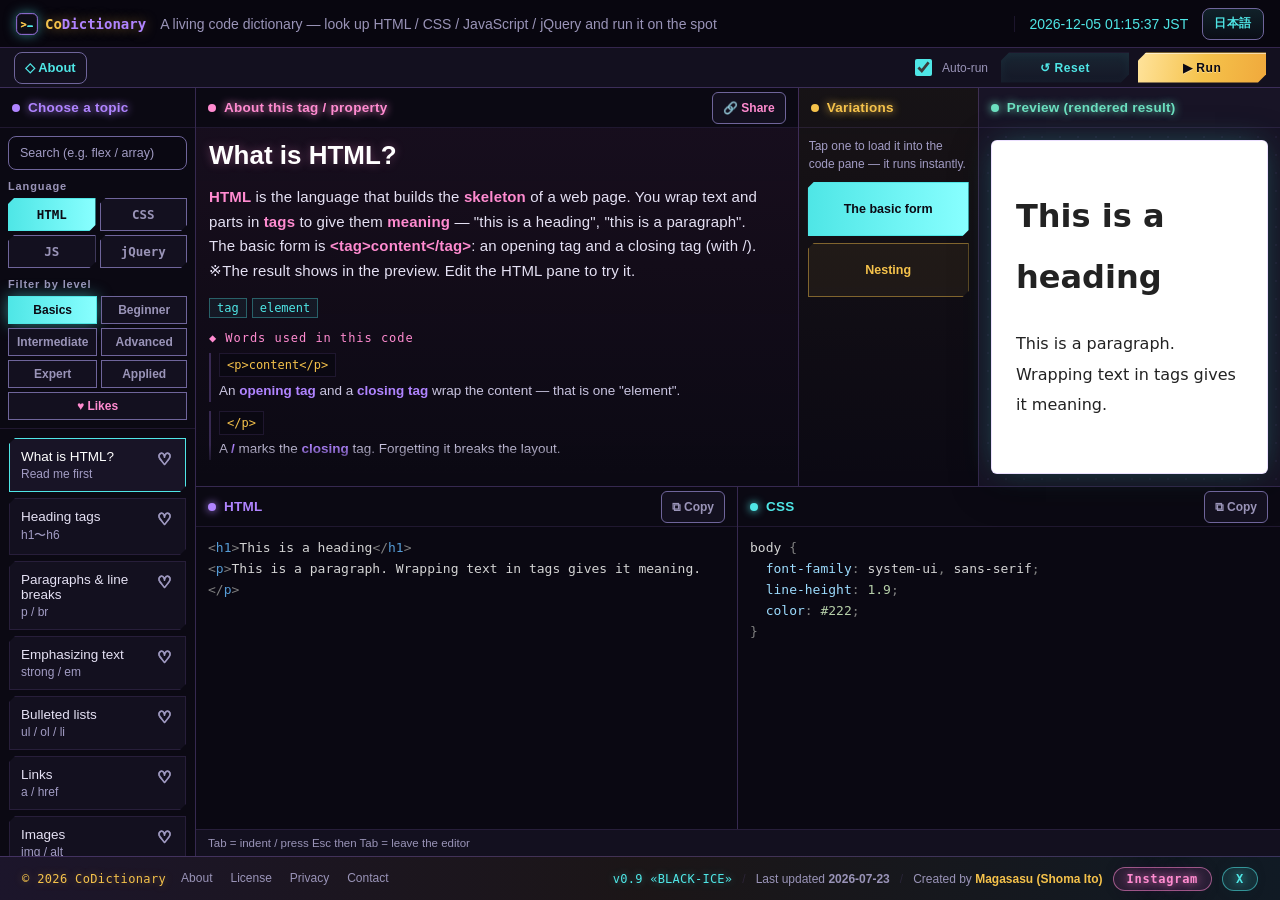
<file: index.html>
<!DOCTYPE html>
<html lang="ja">
<head>
<meta charset="utf-8">
<meta name="viewport" content="width=device-width, initial-scale=1">
<title>CoDictionary — 動くコード辞書｜HTML・CSS・JavaScript・jQuery</title>
<meta name="description" content="CoDictionary は、HTML・CSS・JavaScript・jQuery を引いてその場で動かせる無料のコード辞書。タグ・プロパティ・命令の意味を、丁寧な説明とすぐ動くプレビューで確かめられます。「読んでも分からない」を「見れば分かる」に。">
<meta name="author" content="Shoma Ito">
<meta name="theme-color" content="#0B0913">
<link rel="icon" href="favicon.svg" type="image/svg+xml">
<link rel="apple-touch-icon" href="apple-touch-icon.png">
<!-- ★公開前に対応：YOUR-DOMAIN.example を実際の公開ドメインへ置換（canonical / og:url / og:image / twitter:image の4箇所）。
     og:image は絶対URL必須：SNSのサーバーはサイトの外から読みに来るため、相対パスだと画像を取得できない -->
<link rel="canonical" href="https://magasasu.github.io/codictionary/">
<meta property="og:type" content="website">
<meta property="og:site_name" content="CoDictionary">
<meta property="og:title" content="CoDictionary — 動くコード辞書">
<meta property="og:description" content="HTML・CSS・JavaScript・jQuery を引いて、その場で動かして確かめられる無料のコード辞書。">
<meta property="og:image" content="https://magasasu.github.io/codictionary/ogp-v2.png">
<meta property="og:image:width" content="1200">
<meta property="og:image:height" content="630">
<meta property="og:url" content="https://magasasu.github.io/codictionary/">
<meta name="twitter:card" content="summary_large_image">
<meta name="twitter:title" content="CoDictionary — 動くコード辞書">
<meta name="twitter:description" content="HTML・CSS・JavaScript・jQuery を引いて、その場で動かして確かめられる無料のコード辞書。">
<meta name="twitter:image" content="https://magasasu.github.io/codictionary/ogp-v2.png">
<link rel="stylesheet" href="css/codictionary.css"></head>
<body>

<a class="skip-link" href="#descTitle" data-i18n="skip">本文へスキップ</a>

<header class="header">
  <h1 class="logo"><img class="logo-icon" src="favicon.svg" alt="" width="22" height="22"><span class="logo-text">Co<b>Dictionary</b></span></h1>
  <span class="tagline" data-i18n="tagline">動くコード辞書 — HTML / CSS / JavaScript / jQuery を引いて、その場で動かせます</span>
  <span class="spacer"></span>
  <span class="clock" id="clock">----年--月--日--時--分--秒</span>
  <button class="lang-toggle" id="langToggle" type="button" aria-label="Switch to English">EN</button>
  <a class="about-link header-about" href="about.html" data-i18n="about">◇ このサイトについて</a>
  <button class="menu-toggle" id="menuToggle" type="button" data-i18n="menu" aria-label="項目メニューを開く" aria-controls="effectsPane" aria-expanded="false">☰ メニュー</button>
</header>

<div class="toolbar">
  <a class="about-link" href="about.html" data-i18n="about">◇ このサイトについて</a>
  <div class="right" id="controls">
    <label class="auto"><input type="checkbox" id="autorun" checked> <span data-i18n="autorun">自動実行</span></label>
    <button class="btn ghost" id="resetBtn" data-i18n="reset">↺ リセット</button>
    <button class="btn primary" id="runBtn" data-i18n="run">▶ 実行</button>
  </div>
</div>

<div class="menu-backdrop" id="menuBackdrop"></div>
<main class="main" id="mainContent">
  <!-- 項目を引く（左・全高／狭い画面ではハンバーガーで開閉） -->
  <aside class="pane p-effects" id="effectsPane" role="dialog" aria-label="項目メニュー" aria-modal="false">
    <a class="drawer-about" href="about.html" data-i18n="about">◇ このサイトについて</a>
    <div class="phead"><h2 class="phead-title" id="headItems"><span class="dot" style="background:var(--violet)"></span><span data-i18n="pane_items">項目を選ぶ</span></h2></div>
    <div class="search-wrap">
      <input id="search" class="search" type="search" placeholder="検索（例: flex / 配列）" data-i18n-ph="search_ph" data-i18n-al="search_al" aria-label="全言語から項目を検索" autocomplete="off">
      <button id="searchClear" class="search-clear" type="button" title="検索をクリア" data-i18n-tt="search_clear" data-i18n-al="search_clear" aria-label="検索をクリア" hidden>✕</button>
    </div>
    <!-- 言語（HTML/CSS/JS/jQuery）と難易度は別の軸。グループ見出しで区別する -->
    <p class="group-label" id="langsLabel" data-i18n="grp_lang">言語</p>
    <div class="langs" id="langs" role="tablist" aria-labelledby="langsLabel"></div>
    <p class="group-label" id="tabsLabel" data-i18n="grp_level">難易度でしぼる</p>
    <div class="tabs" id="tabs" role="tablist" aria-labelledby="tabsLabel"></div>
    <div class="fx-list" id="list" aria-label="項目一覧"></div>
    <noscript><p style="color:#FF6076;font-size:12px;padding:8px" data-i18n="noscript">JavaScriptを有効にしてください。</p></noscript>
  </aside>

  <div class="stack">
    <!-- 上段：説明 / バリエーション / プレビュー（高さ揃い） -->
    <div class="row row-top">
      <section class="pane p-desc" aria-labelledby="descHead">
        <div class="phead"><h2 class="phead-title"><span class="dot" style="background:var(--pink)"></span><span id="descHead">この項目の説明</span></h2><button class="sharebtn" id="shareBtn" type="button" data-i18n="share" data-i18n-tt="share_tt" title="この項目へのリンクをコピー">🔗 共有</button></div>
        <div class="desc-body">
          <h3 class="desc-title" id="descTitle" tabindex="-1"></h3>
          <p class="desc-lead" id="descLead"></p>
          <div class="tags-line" id="tagsLine"></div>
          <p class="prep-title" data-i18n="prep_title">◆ このコードで使う言葉</p>
          <div class="prep" id="prep"></div>
        </div>
      </section>
      <aside class="pane p-vars" aria-labelledby="headVars">
        <div class="phead"><h2 class="phead-title" id="headVars"><span class="dot" style="background:var(--gold)"></span><span data-i18n="vars">バリエーション</span></h2></div>
        <div class="var-hint" data-i18n="var_hint">押すとコード窓に入り、すぐ反映されます。</div>
        <div class="var-list" id="vars"></div>
      </aside>
      <section class="pane p-preview" aria-labelledby="prevHead">
        <div class="phead"><h2 class="phead-title"><span class="live"></span><span id="prevHead">プレビュー（表示結果）</span></h2></div>
        <div class="frame-pad"><iframe id="preview" sandbox="allow-scripts allow-modals" title="プレビュー"></iframe></div>
      </section>
    </div>

    <!-- 操作ボタン：タブレット以下でバリエ・プレビューの下に表示（PCはツールバー右へ） -->
    <div class="row-controls" id="mobileControls"></div>

    <!-- 下段：ログ / JS / HTML / CSS（高さ揃い） -->
    <div class="row row-bottom">
      <section class="pane p-log" aria-labelledby="logLabel">
        <div class="phead"><h2 class="phead-title"><button class="pane-toggle" type="button" aria-expanded="true"><span class="dot"></span><span id="logLabel" data-i18n="log">ログ</span></button></h2></div>
        <div class="log" id="log" role="log" aria-live="polite"><div class="cl idle" data-i18n="log_idle">// 動かない時は、ここに原因を日本語で出します</div></div>
      </section>
      <section class="pane p-js" aria-labelledby="jsLabel">
        <div class="phead"><h2 class="phead-title"><button class="pane-toggle" type="button" aria-expanded="true"><span class="dot"></span><span id="jsLabel">JavaScript</span></button></h2><button class="copybtn" type="button" data-target="edJS" data-i18n="copy" data-i18n-tt="copy_tt" title="コードをコピー">⧉ コピー</button></div>
        <div class="editor"><pre class="hl" aria-hidden="true"><code id="hlJS"></code></pre><textarea id="edJS" spellcheck="false" aria-labelledby="jsLabel" aria-describedby="edHelp"></textarea></div>
      </section>
      <section class="pane p-html" aria-labelledby="htmlLabel">
        <div class="phead"><h2 class="phead-title"><button class="pane-toggle" type="button" aria-expanded="true"><span class="dot"></span><span id="htmlLabel">HTML</span></button></h2><button class="copybtn" type="button" data-target="edHTML" data-i18n="copy" data-i18n-tt="copy_tt" title="コードをコピー">⧉ コピー</button></div>
        <div class="editor"><pre class="hl" aria-hidden="true"><code id="hlHTML"></code></pre><textarea id="edHTML" spellcheck="false" aria-labelledby="htmlLabel" aria-describedby="edHelp"></textarea></div>
      </section>
      <section class="pane p-css" aria-labelledby="cssLabel">
        <div class="phead"><h2 class="phead-title"><button class="pane-toggle" type="button" aria-expanded="true"><span class="dot"></span><span id="cssLabel">CSS</span></button></h2><button class="copybtn" type="button" data-target="edCSS" data-i18n="copy" data-i18n-tt="copy_tt" title="コードをコピー">⧉ コピー</button></div>
        <div class="editor"><pre class="hl" aria-hidden="true"><code id="hlCSS"></code></pre><textarea id="edCSS" spellcheck="false" aria-labelledby="cssLabel" aria-describedby="edHelp"></textarea></div>
      </section>
    </div>
    <!-- コード窓のキー操作の案内（3窓で共有。エディタの作法そのものが教材になる） -->
    <p class="ed-help" id="edHelp" data-i18n="ed_help">Tab＝インデント／Esc を押してから Tab＝窓の外へ移動</p>
  </div>
</main>

<!-- 最下部バー：著作権（左）／バージョン・最終更新・製作者（右） -->
<footer class="ticker" id="bottomBar">
  <span class="foot-copy">© 2026 CoDictionary</span>
  <nav class="foot-nav" aria-label="フッター">
    <a href="about.html" data-i18n="foot_about">このサイトについて</a>
    <a href="about.html#license" data-i18n="foot_license">ライセンス</a>
    <a href="about.html#privacy" data-i18n="foot_privacy">プライバシー</a>
    <a href="about.html#contact" data-i18n="foot_contact">お問い合わせ</a>
  </nav>
  <span class="foot-right">
    <span class="foot-ver" id="footVer">v0.9 «BLACK-ICE»</span>
    <span class="foot-sep">/</span>
    <span class="foot-upd"><span data-i18n="foot_upd">最終更新</span> <b id="lastUpdate">2026-07-23</b></span>
    <span class="foot-sep">/</span>
    <span class="foot-author">Created by <b data-i18n="foot_author">マガサス（Shoma Ito）</b></span>
    <span class="foot-sns">
      <a class="sns-ig" href="https://www.instagram.com/magasasu719/" rel="me noopener" target="_blank">Instagram</a>
      <a class="sns-x" href="https://x.com/magasasu719" rel="me noopener" target="_blank">X</a>
    </span>
  </span>
</footer>

<!-- jquery.js=jQuery本体(文字列)、codictionary.js=サイト本体のJS -->


<script src="js/jquery.js"></script>
<script src="js/htmlcss_categories.js"></script>
<script src="js/codictionary.js"></script>

<!-- アクセス解析：Counter.dev（Cookie不使用・個人を特定しない） -->
<script src="https://cdn.counter.dev/script.js" data-id="51acfa4d-98ed-463c-8f8a-02055d8481c4" data-utcoffset="9"></script>
</body>
</html>
</file>
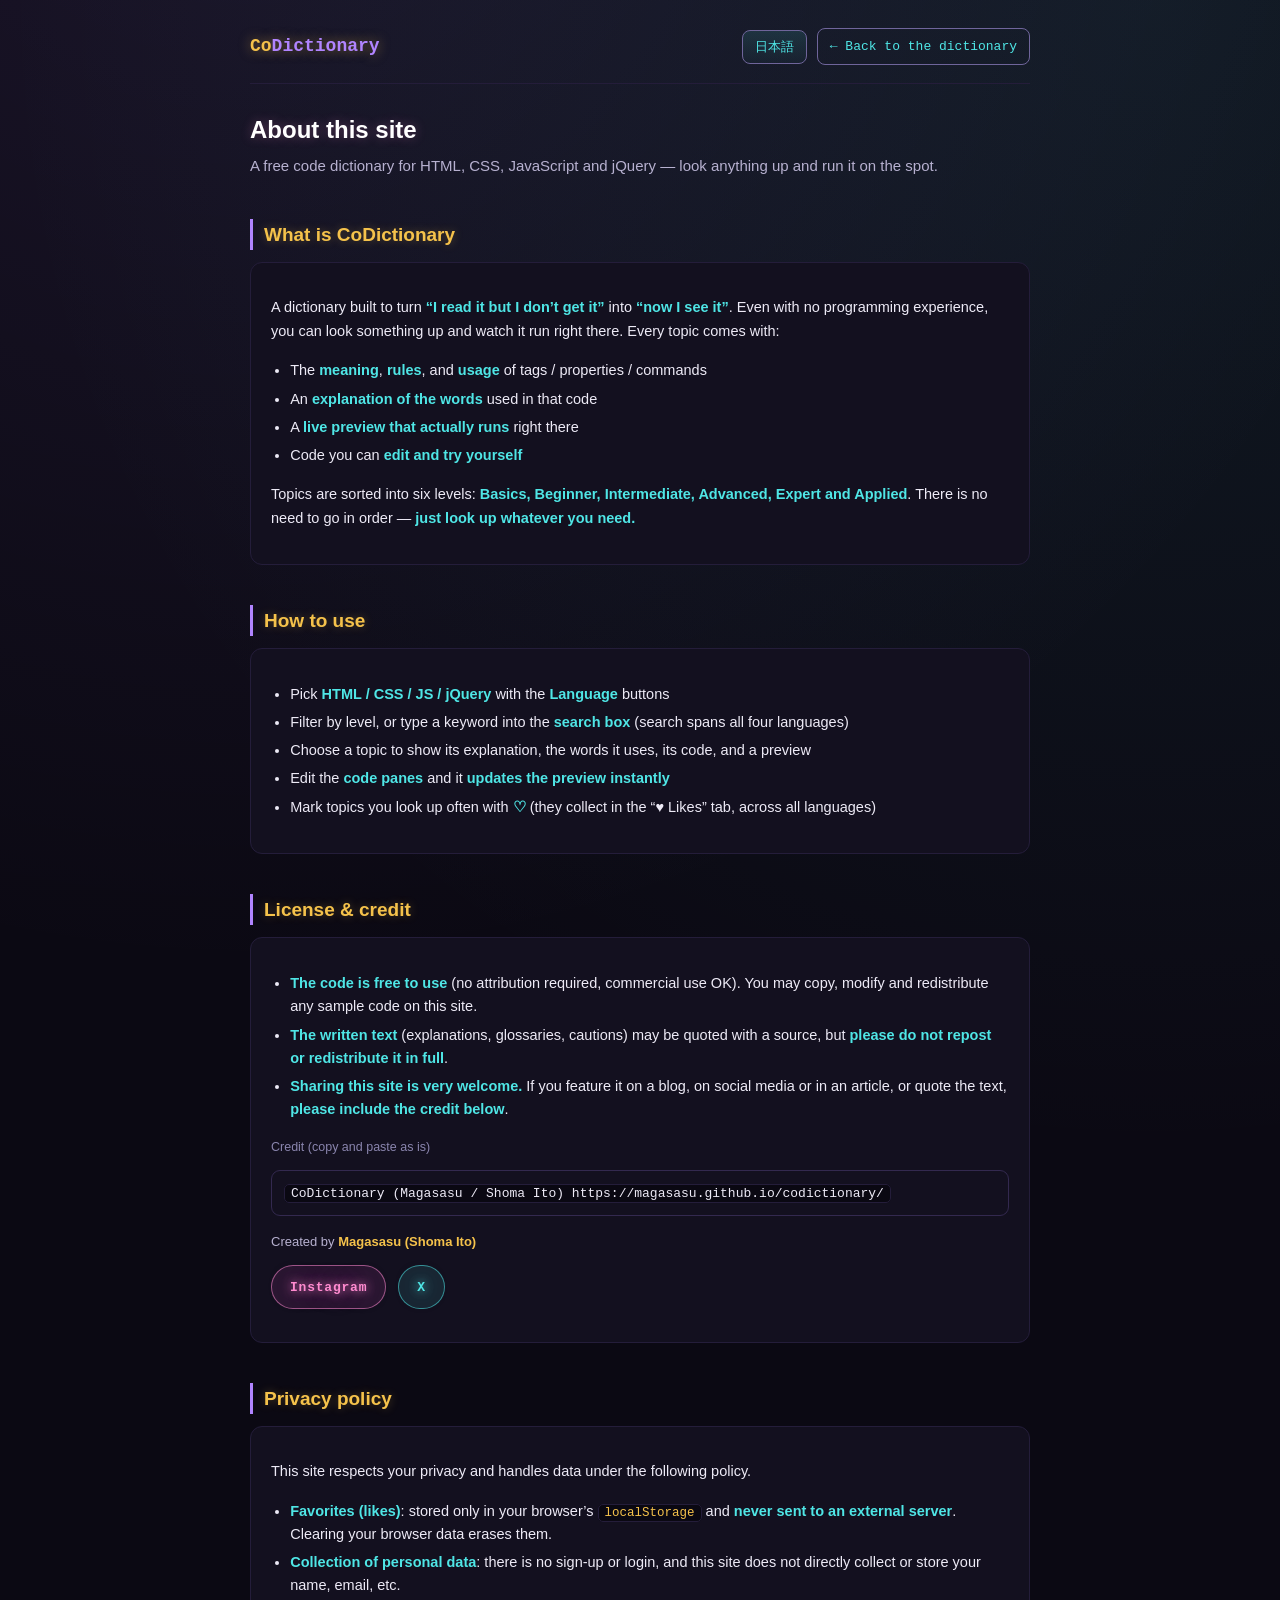
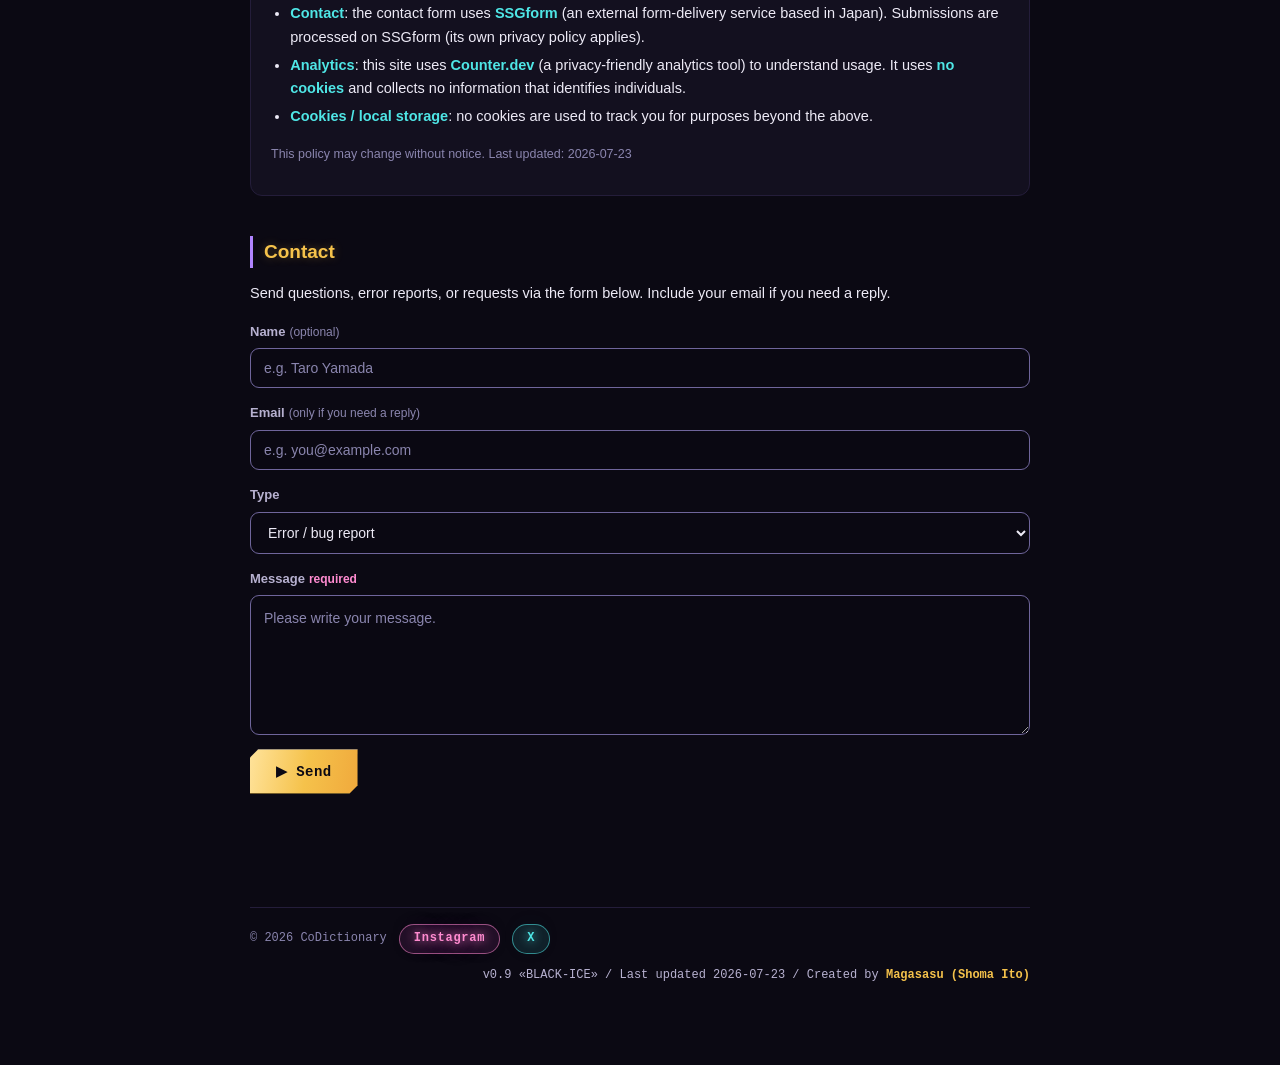
<file: about.html>
<!DOCTYPE html>
<html lang="ja">
<head>
<meta charset="utf-8">
<meta name="viewport" content="width=device-width, initial-scale=1">
<title>このサイトについて — CoDictionary</title>
<meta name="description" content="CoDictionary の紹介・使い方・プライバシーポリシー・お問い合わせ。HTML・CSS・JavaScript・jQuery を引いてその場で動かせる、無料のコード辞書です。">
<meta name="theme-color" content="#0B0913">
<meta name="author" content="Shoma Ito">
<link rel="icon" href="favicon.svg" type="image/svg+xml">
<link rel="apple-touch-icon" href="apple-touch-icon.png">
<!-- ★公開前に対応：YOUR-DOMAIN.example を実際の公開ドメインへ置換（canonical / og:url / og:image / twitter:image） -->
<link rel="canonical" href="https://magasasu.github.io/codictionary/about.html">
<meta property="og:type" content="website">
<meta property="og:site_name" content="CoDictionary">
<meta property="og:title" content="このサイトについて — CoDictionary">
<meta property="og:description" content="CoDictionary の紹介・使い方・プライバシーポリシー・お問い合わせ。">
<meta property="og:image" content="https://magasasu.github.io/codictionary/ogp-v2.png">
<meta property="og:url" content="https://magasasu.github.io/codictionary/about.html">
<meta name="twitter:card" content="summary_large_image">
<meta name="twitter:image" content="https://magasasu.github.io/codictionary/ogp-v2.png">
<style>
  /* 色の役割は本体（css/codictionary.css）と共通。
       --gold=主要アクション（送信） / --cyan=補助・リンク / --pink=強調 / --violet=見出しの識別
     以前はこのページだけ言語トグルが金・送信がシアンで、本体と主要色が反転していた */
  :root{
    --void:#0B0913; --panel:#13101F; --edge:#241d3a; --edge2:#33294f;
    --edge-input:#6F659B;   /* 入力欄の枠は 3:1 が要る（WCAG 1.4.11）。--edge2 は 1.1:1 しかなく枠が見えなかった */
    --gold:#F5C24B; --violet:#B084FF; --cyan:#4FE6E6; --pink:#FF8BD0;
    --ink:#EDEAF6; --dim:#B7B1D0; --dim2:#8A85AE;
    --mono:"Cascadia Code","Consolas",ui-monospace,monospace;
    --jp:"Yu Gothic","Hiragino Kaku Gothic ProN",sans-serif;
  }
  *{box-sizing:border-box;}
  body{margin:0;background:var(--void);color:var(--ink);font-family:var(--jp);line-height:1.9;
    background-image:radial-gradient(circle at 20% -10%,rgba(176,132,255,.10),transparent 40%),radial-gradient(circle at 90% 0%,rgba(79,230,230,.08),transparent 40%);}
  a{color:var(--cyan);}
  .wrap{max-width:820px;margin:0 auto;padding:28px 20px 80px;}
  header.top{display:flex;align-items:center;gap:14px;flex-wrap:wrap;padding-bottom:18px;border-bottom:1px solid var(--edge);margin-bottom:8px;}
  .logo{font-family:var(--mono);font-size:18px;font-weight:800;color:var(--gold);text-shadow:0 0 12px rgba(245,194,74,.5);}
  .logo b{color:var(--violet);}
  .top-right{margin-left:auto;display:flex;align-items:center;gap:10px;}
  .lang-toggle{display:inline-flex;align-items:center;min-height:34px;font-family:var(--mono);font-size:13px;cursor:pointer;padding:7px 12px;border:1px solid var(--edge-input);border-radius:8px;color:var(--cyan);background:linear-gradient(180deg,rgba(79,230,230,.12),rgba(79,230,230,.03));transition:.15s;}
  .lang-toggle:hover{color:#fff;border-color:var(--cyan);box-shadow:0 0 14px rgba(79,230,230,.35);}
  .lang-toggle:focus-visible{outline:2px solid var(--cyan);outline-offset:2px;}
  .back{display:inline-flex;align-items:center;min-height:34px;font-family:var(--mono);font-size:13px;text-decoration:none;padding:7px 12px;border:1px solid var(--edge-input);border-radius:8px;color:var(--cyan);}
  .back:hover{border-color:var(--cyan);box-shadow:0 0 14px rgba(79,230,230,.35);}
  .back:focus-visible{outline:2px solid var(--cyan);outline-offset:2px;}
  h1{font-size:24px;font-weight:800;margin:26px 0 4px;color:#fff;text-shadow:0 0 12px rgba(255,139,208,.3);}
  .lead{color:var(--dim);font-size:15px;margin:0 0 8px;}
  section{margin-top:34px;padding-top:6px;}
  h2{font-size:19px;font-weight:800;color:var(--gold);margin:0 0 10px;padding-left:11px;border-left:3px solid var(--violet);text-shadow:0 0 10px rgba(245,194,74,.3);}
  p{font-size:14.5px;color:var(--ink);}
  ul{padding-left:1.2em;}
  li{font-size:14.5px;margin:5px 0;color:var(--ink);}
  b{color:var(--cyan);font-weight:700;}
  .card{background:var(--panel);border:1px solid var(--edge);border-radius:12px;padding:18px 20px;margin-top:12px;}
  .muted{color:var(--dim2);font-size:12.5px;}
  code{font-family:var(--mono);background:#0a0812;border:1px solid var(--edge);border-radius:5px;padding:1px 6px;color:var(--gold);font-size:12.5px;}
  /* お問い合わせフォーム */
  .form{margin-top:14px;display:grid;gap:14px;}
  .field{display:grid;gap:6px;}
  .field label{font-size:13px;font-weight:700;color:var(--dim);}
  .field label .req{color:var(--pink);margin-left:4px;font-size:12px;}
  .field label .opt{color:var(--dim2);margin-left:4px;font-size:12px;font-weight:400;}
  .input,.select,.textarea{width:100%;box-sizing:border-box;font-family:var(--jp);font-size:14px;color:var(--ink);background:#0a0812;border:1px solid var(--edge-input);border-radius:9px;padding:11px 13px;transition:.15s;}
  .textarea{min-height:140px;resize:vertical;line-height:1.7;}
  .input:focus,.select:focus,.textarea:focus{outline:none;border-color:var(--cyan);box-shadow:0 0 0 3px rgba(79,230,230,.18);}
  .input::placeholder,.textarea::placeholder{color:var(--dim2);}
  .hp{position:absolute;left:-9999px;width:1px;height:1px;overflow:hidden;}
  /* 送信＝このページの主要アクション。本体の「▶ 実行」と同じく金＋斜め角で揃える（反復の原則） */
  .submit{justify-self:start;min-height:44px;font-family:var(--mono);font-size:14px;font-weight:800;letter-spacing:.03em;color:var(--void);cursor:pointer;
    background:linear-gradient(100deg,#FFE39B,var(--gold) 52%,#F0A93C);border:none;padding:12px 26px;transition:.15s;
    clip-path:polygon(8px 0,100% 0,100% calc(100% - 8px),calc(100% - 8px) 100%,0 100%,0 8px);
    box-shadow:0 0 0 1px rgba(245,194,74,.75),0 0 16px rgba(245,194,74,.45),inset 0 1px 0 rgba(255,255,255,.55);}
  .submit:hover{filter:brightness(1.06);box-shadow:0 0 0 1px rgba(245,194,74,.95),0 0 26px rgba(245,194,74,.7),inset 0 1px 0 rgba(255,255,255,.6);}
  .submit:focus-visible{outline:2px solid var(--cyan);outline-offset:3px;}
  .submit:disabled{opacity:.55;cursor:default;box-shadow:none;}
  .form-status{font-size:13.5px;min-height:1.2em;}
  .form-status.ok{color:var(--cyan);}
  .form-status.err{color:var(--pink);}
  .setup-note{margin-top:14px;background:var(--panel);border:1px dashed var(--edge2);border-radius:10px;padding:14px 16px;color:var(--dim);font-size:12.5px;}
  footer.foot{margin-top:56px;padding-top:16px;border-top:1px solid var(--edge);color:var(--dim2);font-size:12px;font-family:var(--mono);display:flex;gap:12px;flex-wrap:wrap;align-items:center;}
  footer .r{margin-left:auto;color:var(--dim);}
  footer.foot b{color:var(--gold);font-weight:700;}
  /* ライセンス・クレジット */
  .credit-label{margin-top:14px;font-size:12.5px;color:var(--dim2);}
  /* 貼り付けて使う1行なので、折り返してでも全文を見せる（横スクロールで隠さない） */
  .credit-line{margin-top:6px;background:var(--panel);border:1px solid var(--edge2);border-radius:9px;padding:10px 12px;}
  .credit-line code{font-family:var(--mono);font-size:13px;color:var(--ink);white-space:normal;overflow-wrap:anywhere;}
  .credit-author{margin-top:12px;font-size:13px;color:var(--dim);}
  .credit-author b{color:var(--gold);font-weight:700;}
  /* SNS：ネオンのチップ（Instagram=ピンク／X=シアン）。index.html のフッターと見た目を揃える */
  .about-sns,footer .foot-sns{margin-top:10px;display:flex;gap:12px;flex-wrap:wrap;align-items:center;}
  footer .foot-sns{margin-top:0;}
  .about-sns a,footer .foot-sns a{display:inline-flex;align-items:center;min-height:44px;padding:6px 18px;
    font-family:var(--mono);font-size:13px;font-weight:800;letter-spacing:.06em;
    text-decoration:none;border-radius:999px;transition:color .18s,transform .18s,border-color .18s,box-shadow .18s;}
  footer .foot-sns a{min-height:30px;padding:4px 14px;font-size:12px;}
  .about-sns .sns-ig,footer .foot-sns .sns-ig{color:var(--pink);border:1px solid rgba(255,139,208,.55);background:rgba(244,91,214,.10);
    text-shadow:0 0 10px rgba(255,139,208,.85),0 0 22px rgba(244,91,214,.5);
    animation:snsGlowIg 3.4s ease-in-out infinite;}
  .about-sns .sns-x,footer .foot-sns .sns-x{color:var(--cyan);border:1px solid rgba(79,230,230,.55);background:rgba(79,230,230,.10);
    text-shadow:0 0 10px rgba(79,230,230,.85),0 0 22px rgba(79,230,230,.5);
    animation:snsGlowX 3.4s ease-in-out infinite .8s;}
  .about-sns a:hover,footer .foot-sns a:hover{color:#fff;transform:translateY(-1px);}
  .about-sns .sns-ig:hover,footer .foot-sns .sns-ig:hover{border-color:var(--pink);box-shadow:0 0 26px rgba(244,91,214,.8),inset 0 0 16px rgba(244,91,214,.28);}
  .about-sns .sns-x:hover,footer .foot-sns .sns-x:hover{border-color:var(--cyan);box-shadow:0 0 26px rgba(79,230,230,.8),inset 0 0 16px rgba(79,230,230,.28);}
  .about-sns a:focus-visible,footer .foot-sns a:focus-visible{outline:2px solid var(--cyan);outline-offset:2px;}
  @keyframes snsGlowIg{
    0%,100%{box-shadow:0 0 12px rgba(244,91,214,.32),inset 0 0 12px rgba(244,91,214,.12);}
    50%{box-shadow:0 0 24px rgba(244,91,214,.7),inset 0 0 16px rgba(244,91,214,.24);}}
  @keyframes snsGlowX{
    0%,100%{box-shadow:0 0 12px rgba(79,230,230,.32),inset 0 0 12px rgba(79,230,230,.12);}
    50%{box-shadow:0 0 24px rgba(79,230,230,.7),inset 0 0 16px rgba(79,230,230,.24);}}
  @media (prefers-reduced-motion: reduce){
    .about-sns a,footer .foot-sns a{animation:none;}}
  /* 英語表示は行間をやや詰める（日本語向けの行間だと間延びするため） */
  :root[data-lang="en"] body{line-height:1.65;}
  :root[data-lang="en"] li{line-height:1.6;}
</style>
</head>
<body>
<div class="wrap">
  <header class="top">
    <span class="logo">Co<b>Dictionary</b></span>
    <span class="top-right">
      <button class="lang-toggle" id="langToggle" type="button" aria-label="Switch to English">EN</button>
      <!-- about.html は常にルート直下にあるため相対パスでよい。
           "/" にするとローカル（file://）で開いた時に壊れる -->
      <a class="back" href="index.html" data-i18n="back">← 辞書へ戻る</a>
    </span>
  </header>

  <main>
  <h1 data-i18n="h1">このサイトについて</h1>
  <p class="lead" data-i18n="lead">HTML・CSS・JavaScript・jQuery を引いて、その場で動かして確かめられる、無料のコード辞書です。</p>

  <section id="about">
    <h2 data-i18n="about_h2">CoDictionary とは</h2>
    <div class="card">
      <p data-i18n-html="about_p1">「読んでも分からない」を<b>「見れば分かる」</b>に変えるための辞書です。プログラミング未経験の方でも、調べたその場で動く物を見て確かめられます。各項目は次の内容をそろえています。</p>
      <ul>
        <li data-i18n-html="about_li1">タグ／プロパティ／命令の<b>意味</b>と<b>ルール</b>・<b>使い方</b></li>
        <li data-i18n-html="about_li2">そのコードで使う<b>言葉の解説</b></li>
        <li data-i18n-html="about_li3">その場で<b>実際に動くプレビュー</b></li>
        <li data-i18n-html="about_li4"><b>自分で書き換えて試せる</b>コード</li>
      </ul>
      <p data-i18n-html="about_p2">項目は <b>基礎・初級・中級・上級・特級・応用</b> の6つの難易度に分類しています。順番に進む必要はありません。<b>知りたいところから引いてください。</b></p>
    </div>
  </section>

  <section id="usage">
    <h2 data-i18n="usage_h2">使い方</h2>
    <div class="card">
      <ul>
        <li data-i18n-html="usage_li1"><b>言語</b>のボタンで <b>HTML / CSS / JS / jQuery</b> を選ぶ</li>
        <li data-i18n-html="usage_li2">難易度でしぼるか、<b>検索欄</b>にキーワードを入れて項目を探す（検索は4言語すべてを横断します）</li>
        <li data-i18n-html="usage_li3">項目を選ぶと、説明・使う言葉・コード・プレビューが表示される</li>
        <li data-i18n-html="usage_li4"><b>コード窓</b>を編集すると、<b>すぐにプレビューへ反映</b>される</li>
        <li data-i18n-html="usage_li5">よく引く項目は <b>♡</b> でお気に入りに（「♥ いいね」タブに、言語をまたいでまとまります）</li>
      </ul>
    </div>
  </section>

  <section id="license">
    <h2 data-i18n="license_h2">ライセンス・クレジット</h2>
    <div class="card">
      <ul>
        <li data-i18n-html="license_li1"><b>コードは自由に使えます</b>（表示不要・商用利用可）。掲載しているサンプルコードは、コピー・改変・再配布して構いません。</li>
        <li data-i18n-html="license_li2"><b>文章</b>（解説・使う言葉・注意書き）は、出典を示した引用は歓迎しますが、<b>全文の転載・再配布はご遠慮ください</b>。</li>
        <li data-i18n-html="license_li3"><b>紹介・シェアは歓迎です。</b>ブログ・SNS・記事などで取り上げていただく場合、および文章を引用する場合は、<b>下記のクレジット表記をお願いします</b>。</li>
      </ul>
      <p class="credit-label" data-i18n="credit_label">クレジット表記（このままコピーしてお使いください）</p>
      <p class="credit-line"><code data-i18n="credit_line">CoDictionary（マガサス / Shoma Ito）https://magasasu.github.io/codictionary/</code></p>
      <p class="credit-author"><span data-i18n="credit_by">制作</span> <b data-i18n="foot_author">マガサス（Shoma Ito）</b></p>
      <p class="about-sns">
        <a class="sns-ig" href="https://www.instagram.com/magasasu719/" rel="me noopener" target="_blank">Instagram</a>
        <a class="sns-x" href="https://x.com/magasasu719" rel="me noopener" target="_blank">X</a>
      </p>
    </div>
  </section>

  <section id="privacy">
    <h2 data-i18n="privacy_h2">プライバシーポリシー</h2>
    <div class="card">
      <p data-i18n="privacy_p1">当サイトは、利用者のプライバシーを尊重し、以下の方針でデータを取り扱います。</p>
      <ul>
        <li data-i18n-html="privacy_li1"><b>お気に入り（いいね）</b>：お使いのブラウザ内の <code>localStorage</code> にのみ保存され、<b>外部サーバーには送信されません</b>。ブラウザのデータを消すと消去されます。</li>
        <li data-i18n-html="privacy_li2"><b>個人情報の収集</b>：会員登録・ログイン機能はなく、氏名やメールアドレス等を当サイトが直接収集・保存することはありません。</li>
        <li data-i18n-html="privacy_li3"><b>お問い合わせ</b>：お問い合わせフォームは <b>SSGform</b>（国産の外部フォーム送信サービス）を利用しています。送信内容は SSGform 上で処理されます（SSGform のプライバシーポリシーが適用されます）。</li>
        <li data-i18n-html="privacy_li4"><b>アクセス解析</b>：閲覧状況の把握のため <b>Counter.dev</b>（プライバシー配慮型のアクセス解析）を利用しています。<b>Cookie は使用せず</b>、個人を特定する情報は取得しません。</li>
        <li data-i18n-html="privacy_li5"><b>Cookie / ローカル保存</b>：上記の目的以外で利用者を追跡する目的の Cookie は使用しません。</li>
      </ul>
      <p class="muted" data-i18n="privacy_updated">本ポリシーは予告なく変更される場合があります。最終更新：2026-07-23</p>
    </div>
  </section>

  <section id="contact">
    <h2 data-i18n="contact_h2">お問い合わせ</h2>
    <p data-i18n="contact_p">ご質問・誤りの報告・ご要望は、下のフォームからお送りください。返信が必要な場合はメールアドレスをご記入ください。</p>

    <!-- 送信先：国産フォームサービス SSGform（バックエンド不要）。Ajax送信は X-Requested-With ヘッダーで判定される -->
    <form id="contactForm" class="form" action="https://ssgform.com/s/mO80tNN6ooXr" method="POST">
      <div class="field">
        <label for="cf-name" data-i18n-html="lbl_name">お名前<span class="opt">（任意）</span></label>
        <input class="input" type="text" id="cf-name" name="name" placeholder="例）山田 太郎" data-i18n-ph="ph_name" autocomplete="name">
      </div>
      <div class="field">
        <label for="cf-email" data-i18n-html="lbl_email">メールアドレス<span class="opt">（返信が必要な方のみ）</span></label>
        <input class="input" type="email" id="cf-email" name="email" placeholder="例）you@example.com" data-i18n-ph="ph_email" autocomplete="email">
      </div>
      <div class="field">
        <label for="cf-type" data-i18n="lbl_type">種別</label>
        <select class="select" id="cf-type" name="type">
          <option data-i18n="opt_bug">誤り・不具合の報告</option>
          <option data-i18n="opt_req">ご要望</option>
          <option data-i18n="opt_other">その他</option>
        </select>
      </div>
      <div class="field">
        <label for="cf-body" data-i18n-html="lbl_body">内容<span class="req">必須</span></label>
        <textarea class="textarea" id="cf-body" name="message" required placeholder="お問い合わせ内容をご記入ください。" data-i18n-ph="ph_body"></textarea>
      </div>
      <!-- スパム対策のハニーポット（人間は入力しない） -->
      <input class="hp" type="text" name="_gotcha" tabindex="-1" autocomplete="off" aria-hidden="true">
      <button class="submit" type="submit" id="cf-submit" data-i18n="submit">▶ 送信する</button>
      <p class="form-status" id="cf-status" role="status" aria-live="polite"></p>
    </form>

  </section>
  </main>

  <footer class="foot">
    <span>© 2026 CoDictionary</span>
    <span class="foot-sns">
      <a class="sns-ig" href="https://www.instagram.com/magasasu719/" rel="me noopener" target="_blank">Instagram</a>
      <a class="sns-x" href="https://x.com/magasasu719" rel="me noopener" target="_blank">X</a>
    </span>
    <span class="r">v0.9 «BLACK-ICE» / <span data-i18n="foot_upd">最終更新</span> 2026-07-23 / <span data-i18n="credit_by">制作</span> <b data-i18n="foot_author">マガサス（Shoma Ito）</b></span>
  </footer>
</div>
<script>
/* ============ 多言語（日本語 / English）— codictionary と同じ cn_lang を共有 ============ */
var LANG='ja';
try{ var saved=localStorage.getItem('cn_lang'); LANG = saved || (/^ja/i.test(navigator.language||navigator.userLanguage||'')?'ja':'en'); }catch(e){}

var I18N={
  doc_title:{ja:'このサイトについて — CoDictionary',en:'About — CoDictionary'},
  doc_desc:{ja:'CoDictionary の紹介・使い方・プライバシーポリシー・お問い合わせ。HTML・CSS・JavaScript・jQuery を引いてその場で動かせる、無料のコード辞書です。',en:'About CoDictionary — how to use, privacy policy and contact. A free code dictionary for HTML, CSS, JavaScript and jQuery you can run on the spot.'},
  back:{ja:'← 辞書へ戻る',en:'← Back to the dictionary'},
  h1:{ja:'このサイトについて',en:'About this site'},
  lead:{ja:'HTML・CSS・JavaScript・jQuery を引いて、その場で動かして確かめられる、無料のコード辞書です。',en:'A free code dictionary for HTML, CSS, JavaScript and jQuery — look anything up and run it on the spot.'},
  about_h2:{ja:'CoDictionary とは',en:'What is CoDictionary'},
  about_p1:{ja:'「読んでも分からない」を<b>「見れば分かる」</b>に変えるための辞書です。プログラミング未経験の方でも、調べたその場で動く物を見て確かめられます。各項目は次の内容をそろえています。',en:'A dictionary built to turn <b>“I read it but I don’t get it”</b> into <b>“now I see it”</b>. Even with no programming experience, you can look something up and watch it run right there. Every topic comes with:'},
  about_li1:{ja:'タグ／プロパティ／命令の<b>意味</b>と<b>ルール</b>・<b>使い方</b>',en:'The <b>meaning</b>, <b>rules</b>, and <b>usage</b> of tags / properties / commands'},
  about_li2:{ja:'そのコードで使う<b>言葉の解説</b>',en:'An <b>explanation of the words</b> used in that code'},
  about_li3:{ja:'その場で<b>実際に動くプレビュー</b>',en:'A <b>live preview that actually runs</b> right there'},
  about_li4:{ja:'<b>自分で書き換えて試せる</b>コード',en:'Code you can <b>edit and try yourself</b>'},
  about_p2:{ja:'項目は <b>基礎・初級・中級・上級・特級・応用</b> の6つの難易度に分類しています。順番に進む必要はありません。<b>知りたいところから引いてください。</b>',en:'Topics are sorted into six levels: <b>Basics, Beginner, Intermediate, Advanced, Expert and Applied</b>. There is no need to go in order — <b>just look up whatever you need.</b>'},
  usage_h2:{ja:'使い方',en:'How to use'},
  usage_li1:{ja:'<b>言語</b>のボタンで <b>HTML / CSS / JS / jQuery</b> を選ぶ',en:'Pick <b>HTML / CSS / JS / jQuery</b> with the <b>Language</b> buttons'},
  usage_li2:{ja:'難易度でしぼるか、<b>検索欄</b>にキーワードを入れて項目を探す（検索は4言語すべてを横断します）',en:'Filter by level, or type a keyword into the <b>search box</b> (search spans all four languages)'},
  usage_li3:{ja:'項目を選ぶと、説明・使う言葉・コード・プレビューが表示される',en:'Choose a topic to show its explanation, the words it uses, its code, and a preview'},
  usage_li4:{ja:'<b>コード窓</b>を編集すると、<b>すぐにプレビューへ反映</b>される',en:'Edit the <b>code panes</b> and it <b>updates the preview instantly</b>'},
  usage_li5:{ja:'よく引く項目は <b>♡</b> でお気に入りに（「♥ いいね」タブに、言語をまたいでまとまります）',en:'Mark topics you look up often with <b>♡</b> (they collect in the “♥ Likes” tab, across all languages)'},
  license_h2:{ja:'ライセンス・クレジット',en:'License & credit'},
  license_li1:{ja:'<b>コードは自由に使えます</b>（表示不要・商用利用可）。掲載しているサンプルコードは、コピー・改変・再配布して構いません。',en:'<b>The code is free to use</b> (no attribution required, commercial use OK). You may copy, modify and redistribute any sample code on this site.'},
  license_li2:{ja:'<b>文章</b>（解説・使う言葉・注意書き）は、出典を示した引用は歓迎しますが、<b>全文の転載・再配布はご遠慮ください</b>。',en:'<b>The written text</b> (explanations, glossaries, cautions) may be quoted with a source, but <b>please do not repost or redistribute it in full</b>.'},
  license_li3:{ja:'<b>紹介・シェアは歓迎です。</b>ブログ・SNS・記事などで取り上げていただく場合、および文章を引用する場合は、<b>下記のクレジット表記をお願いします</b>。',en:'<b>Sharing this site is very welcome.</b> If you feature it on a blog, on social media or in an article, or quote the text, <b>please include the credit below</b>.'},
  credit_label:{ja:'クレジット表記（このままコピーしてお使いください）',en:'Credit (copy and paste as is)'},
  credit_line:{ja:'CoDictionary（マガサス / Shoma Ito）https://magasasu.github.io/codictionary/',en:'CoDictionary (Magasasu / Shoma Ito) https://magasasu.github.io/codictionary/'},
  credit_by:{ja:'制作',en:'Created by'},
  foot_author:{ja:'マガサス（Shoma Ito）',en:'Magasasu (Shoma Ito)'},
  foot_upd:{ja:'最終更新',en:'Last updated'},
  privacy_h2:{ja:'プライバシーポリシー',en:'Privacy policy'},
  privacy_p1:{ja:'当サイトは、利用者のプライバシーを尊重し、以下の方針でデータを取り扱います。',en:'This site respects your privacy and handles data under the following policy.'},
  privacy_li1:{ja:'<b>お気に入り（いいね）</b>：お使いのブラウザ内の <code>localStorage</code> にのみ保存され、<b>外部サーバーには送信されません</b>。ブラウザのデータを消すと消去されます。',en:'<b>Favorites (likes)</b>: stored only in your browser’s <code>localStorage</code> and <b>never sent to an external server</b>. Clearing your browser data erases them.'},
  privacy_li2:{ja:'<b>個人情報の収集</b>：会員登録・ログイン機能はなく、氏名やメールアドレス等を当サイトが直接収集・保存することはありません。',en:'<b>Collection of personal data</b>: there is no sign-up or login, and this site does not directly collect or store your name, email, etc.'},
  privacy_li3:{ja:'<b>お問い合わせ</b>：お問い合わせフォームは <b>SSGform</b>（国産の外部フォーム送信サービス）を利用しています。送信内容は SSGform 上で処理されます（SSGform のプライバシーポリシーが適用されます）。',en:'<b>Contact</b>: the contact form uses <b>SSGform</b> (an external form-delivery service based in Japan). Submissions are processed on SSGform (its own privacy policy applies).'},
  privacy_li4:{ja:'<b>アクセス解析</b>：閲覧状況の把握のため <b>Counter.dev</b>（プライバシー配慮型のアクセス解析）を利用しています。<b>Cookie は使用せず</b>、個人を特定する情報は取得しません。',en:'<b>Analytics</b>: this site uses <b>Counter.dev</b> (a privacy-friendly analytics tool) to understand usage. It uses <b>no cookies</b> and collects no information that identifies individuals.'},
  privacy_li5:{ja:'<b>Cookie / ローカル保存</b>：上記の目的以外で利用者を追跡する目的の Cookie は使用しません。',en:'<b>Cookies / local storage</b>: no cookies are used to track you for purposes beyond the above.'},
  privacy_updated:{ja:'本ポリシーは予告なく変更される場合があります。最終更新：2026-07-23',en:'This policy may change without notice. Last updated: 2026-07-23'},
  contact_h2:{ja:'お問い合わせ',en:'Contact'},
  contact_p:{ja:'ご質問・誤りの報告・ご要望は、下のフォームからお送りください。返信が必要な場合はメールアドレスをご記入ください。',en:'Send questions, error reports, or requests via the form below. Include your email if you need a reply.'},
  lbl_name:{ja:'お名前<span class="opt">（任意）</span>',en:'Name<span class="opt">(optional)</span>'},
  ph_name:{ja:'例）山田 太郎',en:'e.g. Taro Yamada'},
  lbl_email:{ja:'メールアドレス<span class="opt">（返信が必要な方のみ）</span>',en:'Email<span class="opt">(only if you need a reply)</span>'},
  ph_email:{ja:'例）you@example.com',en:'e.g. you@example.com'},
  lbl_type:{ja:'種別',en:'Type'},
  opt_bug:{ja:'誤り・不具合の報告',en:'Error / bug report'},
  opt_req:{ja:'ご要望',en:'Request'},
  opt_other:{ja:'その他',en:'Other'},
  lbl_body:{ja:'内容<span class="req">必須</span>',en:'Message<span class="req">required</span>'},
  ph_body:{ja:'お問い合わせ内容をご記入ください。',en:'Please write your message.'},
  submit:{ja:'▶ 送信する',en:'▶ Send'},
  setup_note:{ja:'<b style="color:var(--pink)">設置メモ：</b> このフォームは国産サービス <b>SSGform</b> で送信します。<a href="https://ssgform.com" target="_blank" rel="noopener">ssgform.com</a> で発行したエンドポイントを、この <code>about.html</code> の <code>&lt;form action="…"&gt;</code> に設定しています。',en:'<b style="color:var(--pink)">Setup note:</b> This form submits via the Japanese service <b>SSGform</b>. The endpoint issued at <a href="https://ssgform.com" target="_blank" rel="noopener">ssgform.com</a> is set in the <code>&lt;form action="…"&gt;</code> of this <code>about.html</code>.'},
  /* フォームの動的メッセージ */
  err_empty:{ja:'内容を入力してください。',en:'Please enter your message.'},
  err_noaction:{ja:'送信先が未設定です（SSGform の送信先URLを設定してください）。',en:'The destination is not set (configure the SSGform endpoint URL).'},
  sending:{ja:'送信中…',en:'Sending…'},
  sent:{ja:'送信しました。ありがとうございます！',en:'Sent. Thank you!'},
  fail:{ja:'送信に失敗しました',en:'Failed to send'},
  fail_prefix:{ja:'送信に失敗しました：',en:'Failed to send: '},
  toggle_label:{ja:'EN',en:'日本語'},
  toggle_aria:{ja:'Switch to English',en:'日本語に切り替え'}
};
function T(k){ var e=I18N[k]; return e?(e[LANG]!=null?e[LANG]:e.ja):''; }
function applyLang(){
  var d=document;
  d.documentElement.lang=LANG;
  d.documentElement.setAttribute('data-lang',LANG);
  d.querySelectorAll('[data-i18n]').forEach(function(el){ el.textContent=T(el.getAttribute('data-i18n')); });
  d.querySelectorAll('[data-i18n-html]').forEach(function(el){ el.innerHTML=T(el.getAttribute('data-i18n-html')); });
  d.querySelectorAll('[data-i18n-ph]').forEach(function(el){ el.setAttribute('placeholder',T(el.getAttribute('data-i18n-ph'))); });
  d.title=T('doc_title');
  var md=d.querySelector('meta[name="description"]'); if(md)md.setAttribute('content',T('doc_desc'));
  var tg=d.getElementById('langToggle'); if(tg){ tg.textContent=T('toggle_label'); tg.setAttribute('aria-label',T('toggle_aria')); }
}
(function(){
  var tg=document.getElementById('langToggle');
  if(tg) tg.addEventListener('click',function(){ LANG=(LANG==='en'?'ja':'en'); try{localStorage.setItem('cn_lang',LANG);}catch(e){} applyLang(); });
  applyLang();
})();

(function(){
  var form=document.getElementById('contactForm');
  if(!form) return;
  var status=document.getElementById('cf-status');
  var submit=document.getElementById('cf-submit');
  form.addEventListener('submit',function(e){
    e.preventDefault();
    status.className='form-status'; status.textContent='';
    var body=document.getElementById('cf-body').value.trim();
    if(!body){ status.className='form-status err'; status.textContent=T('err_empty'); return; }
    if(form.action.indexOf('xxxxxxxx')>=0){
      status.className='form-status err';
      status.textContent=T('err_noaction');
      return;
    }
    submit.disabled=true; var label=submit.textContent; submit.textContent=T('sending');
    fetch(form.action,{ method:'POST', body:new FormData(form), headers:{'Accept':'application/json','X-Requested-With':'XMLHttpRequest'} })
      .then(function(res){
        if(res.ok){ form.reset(); status.className='form-status ok'; status.textContent=T('sent'); }
        else{ return res.json().then(function(d){ throw new Error((d&&d.errors&&d.errors[0]&&d.errors[0].message)||T('fail')); }); }
      })
      .catch(function(err){ status.className='form-status err'; status.textContent=T('fail_prefix')+err.message; })
      .finally(function(){ submit.disabled=false; submit.textContent=label; });
  });
})();
</script>

<!-- アクセス解析：Counter.dev（Cookie不使用・個人を特定しない） -->
<script src="https://cdn.counter.dev/script.js" data-id="51acfa4d-98ed-463c-8f8a-02055d8481c4" data-utcoffset="9"></script>
</body>
</html>
</file>
<file: css/codictionary.css>
/* =========================================================================
   色の役割（この表を破らないこと）
     --cyan   … 「選択中／現在地」専用。言語・難易度タブ・項目・バリエの選択表示
     --gold   … 「実行」＝主要アクション専用（▶ 実行 ボタン）
     --pink   … 「お気に入り（いいね）」と説明パネルの識別
     --violet … 項目一覧・HTMLの識別色（状態ではなく“そこが何か”を示す）
     --ok/--err … 実行結果（成功／エラー）
   ※同じ意味に別の色を当てない。状態(cyan)と識別(violet/pink/gold)を混ぜない。
   ========================================================================= */
  :root{
    --void:#0B0913; --panel:#13101F; --panel2:#181426; --code:#0A0812;
    --edge:rgba(176,132,255,.26); --edge2:rgba(176,132,255,.12);
    /* 入力欄・操作部品の枠線は「どこが部品か」を示す情報なので 3:1 が要る（WCAG 1.4.11）。
       装飾用の --edge2(1.07:1) とは別に、コントラストを満たす枠色を用意する */
    --edge-input:#6F659B;
    --gold:#F5C24B; --violet:#B084FF; --cyan:#4FE6E6; --magenta:#F45BD6; --pink:#FF8BD0;
    --ok:#6CE0C0; --err:#FF6076;
    --text:#E5E1F4; --dim:#9A94B8; --dim2:#A29CC4;
    --mono:"Cascadia Code","Consolas",ui-monospace,monospace;
    --jp:"Yu Gothic","Hiragino Kaku Gothic ProN","Meiryo",sans-serif;
  }
  *{box-sizing:border-box;}
  html,body{margin:0;height:100%;background:var(--void);color:var(--text);font-family:var(--jp);}
  body{display:flex;flex-direction:column;overflow:hidden;font-size:14px;}
  ::selection{background:rgba(245,194,74,.3);}

  /* ===== スキップリンク（キーボードで項目一覧を飛ばして本文へ / WCAG 2.4.1） ===== */
  .skip-link{position:fixed;top:-100px;left:8px;z-index:100;font-family:var(--jp);font-size:13px;font-weight:800;
    color:var(--void);background:var(--cyan);border-radius:0 0 8px 8px;padding:10px 18px;text-decoration:none;transition:top .15s;}
  .skip-link:focus{top:0;outline:2px solid #fff;outline-offset:2px;}

  /* ===== スクロールバー（サイト全体でネオンテーマに統一） ===== */
  *{scrollbar-width:thin;scrollbar-color:rgba(176,132,255,.5) transparent;}
  ::-webkit-scrollbar{width:10px;height:10px;}
  ::-webkit-scrollbar-track{background:transparent;}
  ::-webkit-scrollbar-thumb{
    background:linear-gradient(180deg,rgba(176,132,255,.6),rgba(79,230,230,.5));
    border-radius:10px;border:2px solid transparent;background-clip:padding-box;}
  ::-webkit-scrollbar-thumb:hover{
    background:linear-gradient(180deg,rgba(176,132,255,.9),rgba(79,230,230,.75));
    background-clip:padding-box;}
  ::-webkit-scrollbar-corner{background:transparent;}

  /* ===== ヘッダー ===== */
  .header{display:flex;align-items:center;gap:14px;height:48px;padding:0 16px;border-bottom:1px solid var(--edge);background:rgba(7,6,14,.75);flex:none;}
  .header .logo{display:inline-flex;align-items:center;gap:7px;font-family:var(--mono);font-size:14px;font-weight:700;color:var(--gold);text-shadow:0 0 12px rgba(245,194,74,.5);white-space:nowrap;}
  .header .logo .logo-icon{width:22px;height:22px;flex:none;filter:drop-shadow(0 0 6px rgba(79,230,230,.5));}
  .header .logo b{color:var(--violet);}
  .header .tagline{font-size:14px;color:var(--dim);white-space:nowrap;overflow:hidden;text-overflow:ellipsis;}
  .header .spacer{margin-left:auto;}
  .header .clock{font-family:var(--jp);font-size:14px;color:var(--cyan);white-space:nowrap;border-left:1px solid var(--edge2);padding-left:14px;font-variant-numeric:tabular-nums;}

  /* ===== ツールバー ===== */
  .toolbar{display:flex;align-items:center;gap:12px;height:40px;padding:0 14px;border-bottom:1px solid var(--edge);background:var(--panel);flex:none;}
  .toolbar .about-link{display:inline-flex;align-items:center;min-height:32px;font-family:var(--jp);font-size:13px;font-weight:700;color:var(--cyan);text-decoration:none;padding:5px 10px;border:1px solid var(--edge-input);border-radius:8px;transition:.15s;}
  .toolbar .about-link:hover{color:#fff;border-color:var(--cyan);box-shadow:0 0 12px rgba(79,230,230,.3);}
  /* ハンバーガー（狭い画面のみ表示）／ドロワーの背景
     色は violet：このボタンが開くのは「項目一覧」であり、violet はその識別色。
     cyan は「選択中」専用のため使わない（色の役割表） */
  .menu-toggle{display:none;font-family:var(--jp);font-size:13px;font-weight:800;letter-spacing:.04em;cursor:pointer;min-height:44px;
    color:var(--void);background:linear-gradient(100deg,var(--violet),var(--pink));border:1px solid var(--violet);border-radius:8px;padding:7px 14px;transition:.15s;
    box-shadow:0 0 16px rgba(176,132,255,.5);animation:menuPulse 2s ease-in-out infinite;}
  .menu-toggle:hover{filter:brightness(1.08);box-shadow:0 0 26px rgba(255,139,208,.7);}
  .menu-toggle:focus-visible{outline:2px solid var(--cyan);outline-offset:2px;}
  @keyframes menuPulse{0%,100%{box-shadow:0 0 14px rgba(176,132,255,.45);}50%{box-shadow:0 0 24px rgba(255,139,208,.7);}}
  .menu-backdrop{display:none;position:fixed;inset:0;background:rgba(5,4,12,.62);z-index:55;backdrop-filter:blur(1px);}
  /* ヘッダー右のサイト説明リンク（タブレット時のみ表示） */
  .header .about-link.header-about{display:none;align-items:center;min-height:44px;font-family:var(--jp);font-size:12px;font-weight:700;color:var(--cyan);text-decoration:none;border:1px solid var(--edge-input);border-radius:8px;padding:5px 10px;white-space:nowrap;}
  .header .about-link.header-about:hover{color:#fff;border-color:var(--cyan);box-shadow:0 0 12px rgba(79,230,230,.3);}
  /* 言語トグル（日本語 / English） */
  .lang-toggle{font-family:var(--mono);font-size:12px;font-weight:800;letter-spacing:.05em;cursor:pointer;color:var(--cyan);min-height:32px;
    background:linear-gradient(180deg,rgba(79,230,230,.12),rgba(79,230,230,.03));border:1px solid var(--edge-input);border-radius:8px;padding:5px 11px;transition:.15s;white-space:nowrap;}
  .lang-toggle:hover{color:#fff;border-color:var(--cyan);box-shadow:0 0 12px rgba(79,230,230,.3);}
  .lang-toggle:focus-visible{outline:2px solid var(--cyan);outline-offset:2px;}
  .toolbar .right{margin-left:auto;display:flex;align-items:center;gap:9px;}
  /* チェックボックス本体は13pxしかないが、押せる範囲はラベル全体。
     ラベル側で高さを確保して、実際のタップ対象が 24px を下回らないようにする（WCAG 2.5.8） */
  label.auto{font-family:var(--jp);font-size:12px;color:var(--dim);display:flex;align-items:center;gap:7px;cursor:pointer;min-height:32px;padding:0 4px;}
  label.auto input{width:17px;height:17px;flex:none;accent-color:var(--cyan);cursor:pointer;}
  .btn{font-family:var(--jp);font-size:12px;font-weight:800;letter-spacing:.05em;cursor:pointer;border:none;padding:8px 16px;min-width:128px;text-align:center;position:relative;
      clip-path:polygon(8px 0,100% 0,100% calc(100% - 8px),calc(100% - 8px) 100%,0 100%,0 8px);transition:transform .12s,box-shadow .25s,filter .2s;}
  .btn:active{transform:translateY(1px) scale(.985);}
  .btn.primary{color:var(--void);background:linear-gradient(100deg,#FFE39B,var(--gold) 52%,#F0A93C);
      box-shadow:0 0 0 1px rgba(245,194,74,.75),0 0 16px rgba(245,194,74,.45),inset 0 1px 0 rgba(255,255,255,.55);text-shadow:0 1px 0 rgba(255,240,200,.55);}
  .btn.primary:hover{transform:translateY(-1px);filter:brightness(1.06);box-shadow:0 0 0 1px rgba(245,194,74,.95),0 0 28px rgba(245,194,74,.75),inset 0 1px 0 rgba(255,255,255,.6);}
  .btn.ghost{color:var(--cyan);background:linear-gradient(180deg,rgba(79,230,230,.10),rgba(79,230,230,.03));
      box-shadow:0 0 0 1px var(--edge2),inset 0 0 12px rgba(79,230,230,.05);}
  .btn.ghost:hover{color:#fff;transform:translateY(-1px);box-shadow:0 0 0 1px var(--cyan),0 0 20px rgba(79,230,230,.5),inset 0 0 16px rgba(79,230,230,.12);}
  /* 操作ボタンの再配置先（PCでは非表示。タブレット以下でバリエ/プレビューの下に出す） */
  .row-controls{display:none;}

  /* ===== メイングリッド ===== */
  /* 左に「動きを選ぶ」(全高)、右は 上段=バリエ/説明/プレビュー・下段=ログ/JS/HTML/CSS の2段 */
  .main{flex:1;display:grid;grid-template-columns:196px minmax(0,1fr);min-height:0;min-width:0;}
  /* 上段52%：1440×900のノートPCで、最初に開く項目の説明＋用語が収まる高さ。
     42%だと縦900pxで用語欄が44px隠れ、このサイトの要である用語解説が初見で見えなかった。
     項目により本文量は違うので、収まらない時は下端フェード（.p-desc::after）で続きを示す */
  .stack{display:grid;grid-template-rows:minmax(150px,52%) minmax(0,1fr) auto;min-height:0;min-width:0;}
  .row{display:grid;min-height:0;min-width:0;}
  /* 上段: 説明(2fr) | バリエ(=ログと同じ180px) | プレビュー(1fr)。プレビュー左端は下段のCSS列と一致 */
  .row-top{grid-template-columns:minmax(0,2fr) 180px minmax(0,1fr);border-bottom:1px solid var(--edge);}
  .row-bottom{grid-template-columns:180px minmax(0,1fr) minmax(0,1fr) minmax(0,1fr);}
  /* HTML/CSSモードではログ窓・JS窓は不要なので隠し、HTML|CSSの2カラムに広げる */
  body[data-kind="html"] .p-log, body[data-kind="css"] .p-log,
  body[data-kind="html"] .p-js,  body[data-kind="css"] .p-js{display:none;}
  body[data-kind="html"] .row-bottom, body[data-kind="css"] .row-bottom{grid-template-columns:minmax(0,1fr) minmax(0,1fr);}
  /* ただしエラーが起きた時だけはログ窓を出す。
     隠したままだと、記法ミスの原因表示（このサイトの売り）が永久に届かない */
  body[data-kind="html"].has-error .p-log, body[data-kind="css"].has-error .p-log{display:flex;}
  body[data-kind="html"].has-error .row-bottom, body[data-kind="css"].has-error .row-bottom{grid-template-columns:180px minmax(0,1fr) minmax(0,1fr);}
  /* 列の区切り線（各段の最終列以外に右ボーダー） */
  .p-vars,.p-desc,.p-log,.p-js,.p-html{border-right:1px solid var(--edge);}
  .pane{min-width:0;min-height:0;display:flex;flex-direction:column;}
  .phead{display:flex;align-items:center;gap:8px;height:40px;padding:0 12px;font-family:var(--jp);font-size:13.5px;font-weight:700;letter-spacing:.02em;border-bottom:1px solid var(--edge2);flex:none;}
  .phead .dot{width:8px;height:8px;border-radius:50%;flex:none;}
  /* 見出しの実体（h2）。パネル見出しは見た目そのままに、支援技術には見出しとして渡す */
  .phead-title{flex:1;min-width:0;align-self:stretch;display:flex;align-items:center;gap:8px;
    margin:0;font:inherit;color:inherit;letter-spacing:inherit;}
  /* パネル見出しの開閉ボタン（PCでは通常の見出しに見せる）。
     align-self:stretch が無いと文字高(21px)しか当たり判定が無く、40pxの見出しバーの上下が死角になる */
  .pane-toggle{flex:1;min-width:0;align-self:stretch;display:flex;align-items:center;gap:8px;background:none;border:none;padding:0;margin:0;font:inherit;color:inherit;letter-spacing:inherit;text-align:left;cursor:default;}
  .pane-toggle:focus-visible{outline:2px solid var(--cyan);outline-offset:-2px;}
  /* サイドバーの軸ラベル（言語 / 難易度）。同型ボタンが11個並ぶのを2群に分ける */
  .group-label{margin:10px 8px 0;font-family:var(--jp);font-size:11px;font-weight:800;letter-spacing:.08em;color:var(--dim);}
  /* コード窓のキー操作案内 */
  .ed-help{margin:0;padding:7px 12px;font-size:11.5px;color:var(--dim);background:var(--panel);border-top:1px solid var(--edge2);}
  .copybtn{margin-left:8px;display:inline-flex;align-items:center;min-height:32px;font-family:var(--jp);font-size:12px;font-weight:700;color:var(--dim);background:var(--panel);border:1px solid var(--edge-input);border-radius:6px;padding:5px 10px;cursor:pointer;transition:.14s;white-space:nowrap;flex:none;}
  .copybtn:hover{color:#fff;border-color:var(--cyan);box-shadow:0 0 10px rgba(79,230,230,.25);}
  .copybtn.done{color:var(--void);background:linear-gradient(90deg,var(--cyan),#8ff);border-color:var(--cyan);}
  .copybtn:focus-visible{outline:2px solid var(--cyan);outline-offset:2px;}
  /* 共有ボタン（説明パネル見出しの右） */
  .sharebtn{margin-left:auto;display:inline-flex;align-items:center;min-height:32px;font-family:var(--jp);font-size:12px;font-weight:700;color:var(--pink);background:var(--panel);border:1px solid var(--edge-input);border-radius:6px;padding:5px 10px;cursor:pointer;transition:.14s;white-space:nowrap;flex:none;}
  .sharebtn:hover{color:#fff;border-color:var(--pink);box-shadow:0 0 10px rgba(255,139,208,.3);}
  .sharebtn.done{color:var(--void);background:linear-gradient(90deg,var(--pink),#ffc0e2);border-color:var(--pink);}
  .sharebtn:focus-visible{outline:2px solid var(--cyan);outline-offset:2px;}

  /* 動きを選ぶ */
  .p-effects{border-right:1px solid var(--edge);}
  .p-effects .phead{color:var(--violet);}
  /* ドロワー最上部の「このサイトについて」：スマホのみ表示（PC/タブレットはヘッダーのリンクを使う） */
  .drawer-about{display:none;}
  .langs{display:grid;grid-template-columns:1fr 1fr;gap:4px;padding:6px 8px 0;flex:none;}
  .lang{font-family:var(--mono);font-size:12.5px;font-weight:700;cursor:pointer;color:var(--dim);background:var(--panel);border:1px solid var(--edge-input);padding:8px 4px;transition:.15s;
      clip-path:polygon(6px 0,100% 0,100% calc(100% - 6px),calc(100% - 6px) 100%,0 100%,0 6px);}
  .lang:hover{color:#fff;border-color:var(--cyan);}
  /* 選択中＝cyan（色の役割表を参照。状態を示す色はcyanのみ） */
  .lang.on{color:var(--void);background:linear-gradient(90deg,var(--cyan),#8ff);border-color:var(--cyan);box-shadow:0 0 12px rgba(79,230,230,.3);}
  /* 検索窓 */
  .search-wrap{position:relative;padding:8px 8px 0;flex:none;}
  .search{width:100%;box-sizing:border-box;font-family:var(--jp);font-size:12.5px;color:var(--text);background:#0a0812;border:1px solid var(--edge-input);border-radius:8px;padding:9px 30px 9px 11px;transition:.15s;}
  .search::placeholder{color:var(--dim2);}
  .search:focus{outline:none;border-color:var(--cyan);box-shadow:0 0 0 3px rgba(79,230,230,.18);}
  .search::-webkit-search-cancel-button{display:none;}
  /* [hidden] は UA の display:none と同じ詳細度のため、作者側の display:flex が黙って勝つ。
     明示的に打ち消さないと「消すものが無いのに✕が居座り、Tabでも止まる」 */
  .search-clear{position:absolute;top:8px;right:9px;width:26px;height:calc(100% - 8px);display:flex;align-items:center;justify-content:center;background:none;border:none;color:var(--dim2);font-size:12px;cursor:pointer;padding:0;border-radius:6px;}
  .search-clear[hidden]{display:none;}
  .search-clear:hover{color:var(--pink);}
  .search-clear:focus-visible{outline:2px solid var(--cyan);outline-offset:-2px;}
  .tabs{display:grid;grid-template-columns:1fr 1fr;gap:4px;padding:6px 8px 8px;border-bottom:1px solid var(--edge2);flex:none;}
  .tab{font-family:var(--jp);font-size:12px;font-weight:700;cursor:pointer;color:var(--dim);background:var(--panel);border:1px solid var(--edge-input);padding:6px 8px;transition:.15s;}
  .tab:hover{color:#fff;border-color:var(--cyan);}
  .tab.on{color:var(--void);background:linear-gradient(90deg,var(--cyan),#8ff);border-color:var(--cyan);}
  .fx-list{flex:1;overflow-y:auto;padding:9px;display:grid;gap:6px;align-content:start;}
  .fx-item{position:relative;}
  .fx{display:block;width:100%;text-align:left;font-family:var(--jp);font-size:13.5px;color:var(--text);background:var(--panel);border:1px solid var(--edge2);padding:10px 46px 10px 11px;cursor:pointer;transition:.13s;
      clip-path:polygon(6px 0,100% 0,100% calc(100% - 6px),calc(100% - 6px) 100%,0 100%,0 6px);}
  .fx small{display:block;color:var(--dim2);font-size:12px;margin-top:3px;}
  .fx:hover{border-color:var(--cyan);background:var(--panel2);transform:translateX(2px);}
  .fx.on{border-color:var(--cyan);color:#fff;box-shadow:0 0 12px rgba(79,230,230,.25);background:var(--panel2);}
  /* いいねハート＝独立したbutton（キーボード操作可・タップ領域確保） */
  .fx-item .like{position:absolute;top:2px;right:2px;width:40px;height:40px;display:flex;align-items:center;justify-content:center;
      font-style:normal;font-size:16px;font-weight:900;line-height:1;color:var(--dim2);background:none;border:none;border-radius:8px;cursor:pointer;transition:.12s;user-select:none;-webkit-text-stroke:.7px currentColor;}
  .fx-item .like:hover{color:var(--pink);}
  .fx-item .like.on{color:var(--pink);text-shadow:0 0 8px rgba(255,139,208,.65);}
  .fx-item .like:focus-visible{outline:2px solid var(--cyan);outline-offset:1px;}
  .fx-item .lang-badge{position:absolute;top:8px;right:8px;font-style:normal;font-size:10px;font-weight:800;line-height:1;padding:3px 7px;border-radius:6px;letter-spacing:.04em;color:var(--void);pointer-events:none;}
  .fx-item .lang-badge.k-html{background:var(--violet);}
  .fx-item .lang-badge.k-css{background:var(--cyan);}
  .fx-item .lang-badge.k-js{background:var(--gold);}
  .fx-item .lang-badge.k-jq{background:var(--pink);}
  /* いいねタブ：識別はpink（♥）だが、選択状態は他タブと同じcyanで示す（役割表の一貫性） */
  .tab.like-tab{grid-column:1 / -1;color:var(--pink);border-color:var(--edge-input);}
  .tab.like-tab:hover{border-color:var(--cyan);color:#fff;}
  .tab.like-tab.on{color:var(--void);background:linear-gradient(90deg,var(--cyan),#8ff);border-color:var(--cyan);}
  /* 空状態（いいね0件・検索0件）。世界観を保ったまま「次にどうするか」を示す */
  .empty-state{padding:22px 14px;text-align:center;}
  .empty-state .em-icon{font-size:30px;line-height:1;display:block;margin-bottom:10px;filter:drop-shadow(0 0 10px rgba(176,132,255,.5));}
  .empty-state .em-title{font-size:13.5px;font-weight:800;color:var(--text);margin:0 0 6px;}
  .empty-state .em-body{color:var(--dim);font-size:12px;line-height:1.75;margin:0;}
  .empty-state .em-body b{color:var(--pink);}
  .empty-state .em-cta{margin-top:12px;font-family:var(--jp);font-size:12px;font-weight:800;cursor:pointer;color:var(--void);
    background:linear-gradient(90deg,var(--cyan),#8ff);border:1px solid var(--cyan);border-radius:8px;padding:9px 16px;min-height:44px;}
  .empty-state .em-cta:hover{filter:brightness(1.08);box-shadow:0 0 14px rgba(79,230,230,.45);}
  .empty-state .em-cta:focus-visible{outline:2px solid var(--cyan);outline-offset:2px;}

  /* バリエーション（識別=金／選択=cyan） */
  .p-vars{border-right:1px solid var(--edge);background:linear-gradient(180deg,rgba(245,194,74,.05),transparent);}
  .p-vars .phead{color:var(--gold);}
  .var-list{flex:1;overflow-y:auto;padding:9px;display:grid;gap:7px;align-content:start;}
  .var{text-align:center;font-family:var(--jp);font-size:12.5px;font-weight:700;color:var(--gold);background:rgba(245,194,74,.06);border:1px solid rgba(245,194,74,.45);padding:11px 8px;min-height:54px;display:flex;align-items:center;justify-content:center;line-height:1.35;cursor:pointer;transition:.13s;
      clip-path:polygon(6px 0,100% 0,100% calc(100% - 6px),calc(100% - 6px) 100%,0 100%,0 6px);}
  .var:hover{background:rgba(245,194,74,.16);box-shadow:0 0 12px rgba(245,194,74,.3);}
  .var.on{color:var(--void);background:linear-gradient(90deg,var(--cyan),#8ff);border-color:var(--cyan);}
  /* ヒントはボタンの直上（近接の原則）。以前はリスト下端に置かれ、PCで約140px離れていた */
  .var-hint{padding:9px 10px 0;font-size:12px;color:var(--dim2);line-height:1.6;flex:none;}

  /* 説明（ピンク） */
  .p-desc{overflow-y:auto;background:linear-gradient(180deg,rgba(244,91,214,.06),transparent);}
  .p-desc .phead{color:var(--pink);position:sticky;top:0;z-index:2;background:var(--void);}
  .desc-body{padding:11px 13px;}
  /* 下端フェード＝「まだ下に続く」の合図。項目により本文量が違い必ず収まるとは限らないため、
     スクロールできること自体を見せる（sticky なので中身が短い時は下端に張り付くだけで無害） */
  .p-desc::after{content:"";position:sticky;bottom:0;left:0;flex:none;display:block;height:26px;margin-top:-26px;
    background:linear-gradient(180deg,rgba(11,9,19,0),var(--void));pointer-events:none;}
  .desc-title{font-size:26px;font-weight:800;line-height:1.3;color:#fff;margin:0 0 12px;text-shadow:0 0 10px rgba(255,139,208,.35);}
  .desc-lead{font-size:15px;line-height:1.9;letter-spacing:.01em;color:var(--text);margin:0 0 14px;}
  .desc-lead b{color:var(--pink);font-weight:700;}
  .tags-line{display:flex;flex-wrap:wrap;gap:5px;margin:0 0 13px;}
  .tags-line .t{font-family:var(--mono);font-size:12px;color:var(--cyan);border:1px solid rgba(79,230,230,.35);background:rgba(79,230,230,.06);padding:2px 7px;}
  .prep-title{font-family:var(--mono);font-size:12px;letter-spacing:.08em;color:var(--pink);margin:0 0 8px;}
  .prep{display:grid;gap:9px;}
  .prep .row{display:flex;flex-direction:column;gap:4px;border-left:2px solid var(--edge);padding-left:8px;}
  .prep .sym{align-self:flex-start;max-width:100%;font-family:var(--mono);font-size:12px;color:var(--gold);background:var(--code);border:1px solid var(--edge2);padding:2px 7px;white-space:normal;overflow-wrap:anywhere;line-height:1.5;}
  .prep .d{font-size:13.5px;color:#C9C4E0;line-height:1.7;}
  .prep .d b{color:var(--violet);}

  .p-js .phead{color:var(--gold);}
  .p-preview{min-height:0;min-width:0;display:flex;flex-direction:column;background:var(--panel2);}
  .p-preview .phead{color:var(--ok);}
  .p-preview .phead .live{width:8px;height:8px;border-radius:50%;background:var(--ok);box-shadow:0 0 8px var(--ok);animation:blink 1.5s step-end infinite;}
  @keyframes blink{50%{opacity:.3}}
  .frame-pad{flex:1;min-height:0;padding:12px;background:linear-gradient(180deg,var(--panel2),#0E0B18);background-image:radial-gradient(rgba(176,132,255,.06) 1px,transparent 1px);background-size:18px 18px;}
  iframe{width:100%;height:100%;border:1px solid var(--edge);border-radius:6px;background:#fff;box-shadow:0 10px 40px rgba(0,0,0,.4);}

  /* JS / HTML / CSS / ログ（下段パネル） */
  .p-html,.p-css,.p-log{min-height:0;min-width:0;display:flex;flex-direction:column;}
  .p-html .phead{color:var(--violet);}
  .p-css .phead{color:var(--cyan);}
  .p-log .phead{color:var(--ok);}
  .p-html .dot{background:var(--violet);box-shadow:0 0 8px var(--violet);}
  .p-css .dot{background:var(--cyan);box-shadow:0 0 8px var(--cyan);}
  .p-log .dot{background:var(--ok);box-shadow:0 0 8px var(--ok);}
  .p-js .dot{background:var(--gold);box-shadow:0 0 8px var(--gold);}

  /* VSCode風ハイライト：色付き<pre>の上に透明textareaを重ねる */
  .editor{position:relative;flex:1;min-height:0;min-width:0;overflow:hidden;background:var(--code);}
  .p-js .editor{background:#0C0916;}
  .editor>pre.hl,.editor>textarea{
    margin:0;position:absolute;top:0;left:0;right:0;bottom:0;
    font-family:var(--mono);font-size:13px;line-height:1.6;letter-spacing:0;
    padding:11px 12px;border:0;box-sizing:border-box;tab-size:2;white-space:pre-wrap;overflow-wrap:break-word;}
  .p-js .editor>pre.hl,.p-js .editor>textarea{font-size:13px;}
  /* textareaはスクロールバー分の溝を常に確保し、pre側も同じ幅を右に足す。
     これをしないと折り返し幅がズレてキャレット位置がずれる */
  .editor>pre.hl{z-index:0;color:#D4D4D4;overflow:hidden;pointer-events:none;padding-right:22px;}
  /* codeタグはブラウザ標準の等幅フォントが勝手に当たり、textareaと文字幅がずれて
     キャレット位置が狂う。全指標をpre/textareaと完全一致させる */
  .editor>pre.hl code{font-family:inherit;font-size:inherit;line-height:inherit;letter-spacing:inherit;white-space:inherit;overflow-wrap:inherit;font-style:normal;}
  .editor>textarea{z-index:1;color:transparent;background:transparent;caret-color:#E6E6E6;resize:none;outline:none;overflow-y:auto;overflow-x:hidden;scrollbar-gutter:stable;}
  /* 同じ見た目の窓が3つ並ぶため、キャレットだけでは「今どの窓にいるか」が分からない */
  .editor>textarea:focus-visible{outline:2px solid var(--cyan);outline-offset:-2px;}
  .editor>textarea::selection{background:rgba(120,150,255,.35);}
  /* トークン色（VSCode Dark+） */
  /* 斜体は文字幅が変わり折り返し位置がずれるため使わない */
  .tok-com{color:#6A9955;}
  .tok-str{color:#CE9178;}
  .tok-key{color:#569CD6;}
  .tok-num{color:#B5CEA8;}
  .tok-fn{color:#DCDCAA;}
  .tok-prop{color:#9CDCFE;}
  .tok-tag{color:#569CD6;}
  .tok-attr{color:#9CDCFE;}
  .tok-sel{color:#D7BA7D;}
  .tok-punc{color:#808080;}

  .p-log{background:var(--void);}
  .log{flex:1;overflow-y:auto;padding:9px 12px;font-family:var(--mono);font-size:12px;}
  .log .cl{display:flex;gap:8px;padding:2px 0;line-height:1.5;}
  .log .cl .t{color:var(--dim2);flex:none;}
  .log .log-ok .m{color:var(--ok);}
  .log .log-info .m{color:var(--violet);}
  .log .log-err .m{color:var(--err);}
  .log .log-err .hint{color:#ffd0d6;display:block;margin-top:2px;}
  .log .idle{color:var(--dim2);}

  /* ===== 最下部フッター（著作権／版・更新・製作者） ===== */
  /* SNSチップのネオンが上下左右で切れないよう、帯の高さと左右余白を確保する（overflow:hidden がグローを刈る） */
  .ticker{min-height:44px;flex:none;display:flex;align-items:center;gap:12px;padding:0 22px;overflow:hidden;white-space:nowrap;
      border-top:1px solid var(--edge);background:linear-gradient(90deg,rgba(176,132,255,.10),rgba(245,194,74,.07),rgba(79,230,230,.08));}
  .ticker .foot-copy{font-family:var(--mono);font-size:12px;color:var(--gold);letter-spacing:.03em;text-shadow:0 0 8px rgba(245,194,74,.35);}
  .ticker .foot-nav{display:flex;align-items:center;gap:12px;}
  /* ナビ内の独立リンクは 2.5.8 の「インライン」例外が効かないため 24px を確保する */
  .ticker .foot-nav a{display:inline-flex;align-items:center;min-height:24px;padding:0 3px;font-family:var(--jp);font-size:12px;color:var(--dim);text-decoration:none;border-bottom:1px solid transparent;}
  .ticker .foot-nav a:hover{color:var(--cyan);border-bottom-color:var(--cyan);}
  .ticker .foot-nav a:focus-visible{outline:2px solid var(--cyan);outline-offset:2px;}
  /* 省略記号は .foot-upd 側で効かせる。ここで hidden にするとチップのグローが切れる */
  .ticker .foot-right{margin-left:auto;display:flex;align-items:center;gap:10px;min-width:0;font-size:12px;color:var(--dim);}
  .ticker .foot-ver{font-family:var(--mono);color:var(--cyan);letter-spacing:.02em;text-shadow:0 0 8px rgba(79,230,230,.4);}
  .ticker .foot-sep{color:var(--edge2);}
  .ticker .foot-upd{font-family:var(--jp);font-variant-numeric:tabular-nums;overflow:hidden;text-overflow:ellipsis;}
  .ticker .foot-upd b{color:var(--dim);font-weight:700;}
  .ticker .foot-author{font-family:var(--jp);}
  .ticker .foot-author b{color:var(--gold);font-weight:700;}
  /* SNS：ネオンのチップ（Instagram=ピンク／X=シアン）。フッターの中で最も目立たせる */
  .ticker .foot-sns{display:flex;align-items:center;gap:10px;flex:none;}
  .ticker .foot-sns a{display:inline-flex;align-items:center;min-height:24px;padding:3px 13px;
    font-family:var(--mono);font-size:12px;font-weight:800;letter-spacing:.06em;
    text-decoration:none;border-radius:999px;transition:color .18s,transform .18s,border-color .18s,box-shadow .18s;}
  .ticker .foot-sns .sns-ig{color:var(--pink);border:1px solid rgba(255,139,208,.55);background:rgba(244,91,214,.10);
    text-shadow:0 0 10px rgba(255,139,208,.85),0 0 22px rgba(244,91,214,.5);
    animation:snsGlowIg 3.4s ease-in-out infinite;}
  .ticker .foot-sns .sns-x{color:var(--cyan);border:1px solid rgba(79,230,230,.55);background:rgba(79,230,230,.10);
    text-shadow:0 0 10px rgba(79,230,230,.85),0 0 22px rgba(79,230,230,.5);
    animation:snsGlowX 3.4s ease-in-out infinite .8s;}
  .ticker .foot-sns a:hover{color:#fff;transform:translateY(-1px);}
  .ticker .foot-sns .sns-ig:hover{border-color:var(--pink);box-shadow:0 0 26px rgba(244,91,214,.8),inset 0 0 16px rgba(244,91,214,.28);}
  .ticker .foot-sns .sns-x:hover{border-color:var(--cyan);box-shadow:0 0 26px rgba(79,230,230,.8),inset 0 0 16px rgba(79,230,230,.28);}
  .ticker .foot-sns a:focus-visible{outline:2px solid var(--cyan);outline-offset:2px;}
  /* 呼吸するグロー。動きを減らす設定では上の 2.3.3 ブロックで自動的に止まる */
  @keyframes snsGlowIg{
    0%,100%{box-shadow:0 0 12px rgba(244,91,214,.32),inset 0 0 12px rgba(244,91,214,.12);}
    50%{box-shadow:0 0 24px rgba(244,91,214,.7),inset 0 0 16px rgba(244,91,214,.24);}}
  @keyframes snsGlowX{
    0%,100%{box-shadow:0 0 12px rgba(79,230,230,.32),inset 0 0 12px rgba(79,230,230,.12);}
    50%{box-shadow:0 0 24px rgba(79,230,230,.7),inset 0 0 16px rgba(79,230,230,.24);}}

  /* ===== ネオン装飾（走査線なし・グローのみ） ===== */
  /* ヘッダー下端のネオンライン */
  .header{box-shadow:0 1px 16px -4px rgba(79,230,230,.3);}
  /* パネル見出しをネオン発光 */
  .phead{text-shadow:0 0 8px currentColor;}
  /* 選択中の言語・タブ・項目・バリエのグロー増強（すべて cyan＝選択の色） */
  .lang.on{box-shadow:0 0 16px rgba(79,230,230,.55);}
  .tab.on{box-shadow:0 0 15px rgba(79,230,230,.5);}
  .fx.on{box-shadow:0 0 16px rgba(79,230,230,.3);}
  .var.on{box-shadow:0 0 15px rgba(79,230,230,.5);}
  /* 「自動実行」が既定ONのため、実行ボタンは普段は押す必要がない。
     以前は常時脈動して画面最大の視覚重量を持ち、同じく脈動するメニューと主役を奪い合っていた。
     脈動は「自動実行OFF＝押さないと反映されない時」だけに限定する（JSが body に .manual-run を付ける） */
  body.manual-run .btn.primary{animation:btnPulse 2.4s ease-in-out infinite;}
  body.manual-run .btn.primary:hover{animation:none;}
  @keyframes btnPulse{
    0%,100%{box-shadow:0 0 0 1px rgba(245,194,74,.7),0 0 14px rgba(245,194,74,.4),inset 0 1px 0 rgba(255,255,255,.55);}
    50%{box-shadow:0 0 0 1px rgba(245,194,74,.95),0 0 26px rgba(245,194,74,.7),inset 0 1px 0 rgba(255,255,255,.6);}
  }
  /* プレビュー枠のネオン外周 */
  iframe{box-shadow:0 0 30px -8px rgba(79,230,230,.4),0 10px 40px rgba(0,0,0,.4);}

  /* ===== キーボード操作: フォーカスの可視化（clip-path要素はoutlineが欠けるためbox-shadow併用・WCAG 2.4.7） ===== */
  .btn:focus-visible,.lang:focus-visible,.tab:focus-visible,
  .fx:focus-visible,.var:focus-visible,.auto input:focus-visible{
    outline:2px solid var(--cyan);outline-offset:2px;
    box-shadow:0 0 0 4px rgba(79,230,230,.4);}

  /* ============================================================
     レスポンシブ：小型デスクトップ／タブレット(iPad)／スマホ
     PCは多ペイン固定。狭い画面では縦積み＋ページスクロールへ切替。
     ============================================================ */

  /* --- 小型デスクトップ：左カラムだけ圧縮（多ペイン維持） --- */
  @media (min-width:1025px) and (max-width:1180px){
    .main{grid-template-columns:172px minmax(0,1fr);}
    .row-top{grid-template-columns:minmax(0,2fr) 172px minmax(0,1fr);}
    .row-bottom{grid-template-columns:172px minmax(0,1fr) minmax(0,1fr) minmax(0,1fr);}
    .tab{font-size:11.5px;padding:6px 4px;}
    /* 1行に収まらない中間幅では、クレジット（名義・SNS）と最終更新を優先し版表示を落とす */
    .ticker .foot-ver,.ticker .foot-ver + .foot-sep{display:none;}
  }

  /* --- タブレット（〜1024px）：全ペインを縦積み＋ページスクロール --- */
  @media (max-width:1024px){
    /* 画面固定をやめ、通常フロー＝ページ全体がスクロール。フッターは常に最下部 */
    html,body{height:auto;min-height:100%;}
    body{display:block;overflow:visible;}
    .main{display:block;flex:none;}
    .stack{display:block;}
    .row-bottom{display:block;}
    .row-top,.row-bottom{border-bottom:none;}
    .pane{height:auto;}
    /* ハンバーガー表示 */
    .menu-toggle{display:inline-flex;align-items:center;justify-content:center;}
    /* 「項目メニュー」は左からスライドインするドロワー（通常は隠す）。
       transform だけで隠すと要素は生きたままで、閉じていてもTabで画面外へフォーカスが飛ぶ。
       visibility:hidden で操作対象から外し、閉じるアニメーション終了後(.25s)に効かせる */
    .p-effects{position:fixed;top:0;left:0;bottom:0;width:min(86vw,300px);z-index:60;
      transform:translateX(-100%);visibility:hidden;transition:transform .25s ease, visibility 0s linear .25s;
      background:var(--panel);border-right:1px solid var(--edge);box-shadow:0 0 46px rgba(0,0,0,.6);}
    body.menu-open .p-effects{transform:translateX(0);visibility:visible;transition:transform .25s ease, visibility 0s;}
    body.menu-open .menu-backdrop{display:block;}
    .p-effects .fx-list{max-height:none;}   /* ドロワーは全高なので内部で伸ばす */
    /* 枠線を縦積み用に付け替え（右罫線→下罫線） */
    .p-vars,.p-desc,.p-log,.p-js,.p-html,.p-css,.p-preview{
      border-right:none;border-bottom:1px solid var(--edge);}
    /* 上段：説明 → バリエーション → プレビュー を全幅で縦に積む。
       以前は バリエ(1/3)｜プレビュー(2/3) の2カラムで、プレビュー(52vh)に引き伸ばされた
       バリエ欄にタブレットで461pxの死んだ余白ができ、見出しもスマホで2行に折れていた */
    .row-top{display:block;}
    .p-desc{overflow:visible;}
    .p-desc::after{display:none;}      /* 縦積み時はページごとスクロールするためフェード不要 */
    /* パネル内スクロールが無くなるため見出しの追従も不要。
       残すとページスクロール時にヘッダーへ貼り付いてくる */
    .p-desc .phead{position:static;}
    .p-vars{border-right:none;border-bottom:1px solid var(--edge);}
    /* バリエーションは横並びのチップに。数が少なくても余白が死なない */
    .p-vars .var-list{flex:none;display:flex;flex-wrap:wrap;gap:8px;overflow:visible;padding:9px 10px 12px;}
    .p-vars .var{flex:1 1 auto;min-width:132px;}
    .p-preview{border-bottom:none;}
    .frame-pad{flex:none;height:52vh;min-height:300px;}
    /* flex:1 だと flex-basis:0% で高さが潰れコードが見えなくなるため flex:none で固定 */
    .editor{flex:none;height:230px;}
    /* タップしやすく（推奨44px）＋中身が枠からはみ出さないよう中央寄せ */
    .lang,.tab,.var{min-height:44px;display:flex;align-items:center;justify-content:center;padding:9px 10px;line-height:1.25;text-align:center;}
    .fx{min-height:48px;display:flex;flex-direction:column;justify-content:center;gap:2px;padding:10px 50px 10px 12px;}
    .fx>span{white-space:normal;word-break:break-word;}
    .fx small{margin-top:0;}
    .fx-item .like{width:44px;height:44px;}
    /* --- ヘッダーに集約：タイトル｜このサイトについて｜メニュー（上部に固定） --- */
    .header{position:sticky;top:0;z-index:50;height:auto;flex-wrap:wrap;gap:6px 10px;padding:12px 16px;}
    .header .logo{font-size:17px;}
    .header .tagline{display:none;}
    .header .clock{display:none;}
    .header .spacer{display:none;}
    .header .about-link.header-about{display:inline-flex;align-items:center;margin-left:auto;font-size:12.5px;}
    /* ツールバーのバーは廃止（中身はヘッダーと下段の操作バーへ移動済み） */
    .toolbar{display:none;}
    /* 自動実行/リセット/実行：バリエ・プレビューの下に横並びで表示 */
    .row-controls{display:flex;align-items:center;justify-content:flex-end;flex-wrap:wrap;gap:10px;
      padding:12px 16px;border-bottom:1px solid var(--edge);background:var(--panel);}
    .row-controls .right{margin-left:0;}
    .row-controls label.auto{font-size:12px;min-height:44px;}
    /* --- フッター：中央寄せ3段スタックでおしゃれに（常に最下部） --- */
    .ticker{min-height:auto;flex-direction:column;flex-wrap:wrap;align-items:center;justify-content:center;text-align:center;gap:11px;padding:22px 16px 26px;
      background:linear-gradient(180deg,rgba(176,132,255,.09),rgba(79,230,230,.05),transparent);}
    /* リンクが4本になり狭い端末で溢れるため折り返す */
    .ticker .foot-nav{order:1;gap:14px;flex-wrap:wrap;justify-content:center;}
    .ticker .foot-nav a{font-size:13.5px;border-bottom-color:var(--edge2);display:inline-flex;align-items:center;min-height:44px;padding:0 6px;}
    .header .about-link.header-about{min-height:40px;}
    .ticker .foot-copy{order:2;font-size:14px;}
    .ticker .foot-right{order:3;margin-left:0;flex-wrap:wrap;justify-content:center;gap:6px 10px;font-size:12.5px;}
    .ticker .foot-sns a{min-height:44px;padding:0 18px;font-size:13.5px;}
    /* --- 下段パネル：見出しタップで開閉するアコーディオン（既定は開いた状態） --- */
    .p-log .pane-toggle,.p-js .pane-toggle,.p-html .pane-toggle,.p-css .pane-toggle{cursor:pointer;user-select:none;}
    .p-log .phead .dot,.p-js .phead .dot,.p-html .phead .dot,.p-css .phead .dot{display:none;}
    .p-log .pane-toggle::before{content:"📋";margin-right:3px;}
    .p-js .pane-toggle::before{content:"⚡";margin-right:3px;}
    .p-html .pane-toggle::before{content:"📄";margin-right:3px;}
    .p-css .pane-toggle::before{content:"🎨";margin-right:3px;}
    .p-log .pane-toggle::after,.p-js .pane-toggle::after,.p-html .pane-toggle::after,.p-css .pane-toggle::after{
      content:"▾ 閉じる";margin-left:auto;font-size:12px;font-weight:700;color:var(--dim);letter-spacing:.02em;}
    .p-log.collapsed .pane-toggle::after,.p-js.collapsed .pane-toggle::after,.p-html.collapsed .pane-toggle::after,.p-css.collapsed .pane-toggle::after{content:"▸ 開く";color:var(--cyan);}
    :root[data-lang="en"] .p-log .pane-toggle::after,:root[data-lang="en"] .p-js .pane-toggle::after,:root[data-lang="en"] .p-html .pane-toggle::after,:root[data-lang="en"] .p-css .pane-toggle::after{content:"▾ Close";}
    :root[data-lang="en"] .p-log.collapsed .pane-toggle::after,:root[data-lang="en"] .p-js.collapsed .pane-toggle::after,:root[data-lang="en"] .p-html.collapsed .pane-toggle::after,:root[data-lang="en"] .p-css.collapsed .pane-toggle::after{content:"▸ Open";}
    .p-js.collapsed .copybtn,.p-html.collapsed .copybtn,.p-css.collapsed .copybtn{display:none;}
    /* 既定は表示（開いた状態）。collapsed が付くと本文を隠す */
    .p-log.collapsed .log,.p-js.collapsed .editor,.p-html.collapsed .editor,.p-css.collapsed .editor{display:none;}
  }

  /* --- スマホ（〜640px）：ヘッダーはロゴのみ・自動実行/時計/タグラインを省略 --- */
  @media (max-width:640px){
    body{font-size:13.5px;}
    /* ヘッダー：ロゴだけに絞ってすっきり（タグライン・時計は非表示） */
    .header{height:auto;padding:11px 14px;}
    .header .logo{font-size:16px;}
    .header .spacer{display:none;}
    .header .tagline{display:none;}
    .header .clock{display:none;}
    /* スマホではヘッダーをロゴ＋メニューのみに。「このサイトについて」はメニュー（ドロワー）最上部へ */
    .header .about-link.header-about{display:none;}
    .menu-toggle{margin-left:auto;}
    /* 「このサイトについて」はドロワー最下部へ。以前は最上部にあり、
       項目を探しに来た人の視界で最も大きく明るい要素になっていた（メニューの目的と優先順位が逆） */
    .p-effects .drawer-about{display:flex;align-items:center;justify-content:center;order:99;margin-top:auto;
      font-family:var(--jp);font-size:12.5px;font-weight:700;color:var(--cyan);text-decoration:none;text-align:center;
      margin:auto 8px 10px;padding:10px;border:1px solid var(--edge-input);border-radius:8px;background:transparent;min-height:44px;flex:none;}
    .p-effects .drawer-about:active{filter:brightness(1.12);}
    /* 操作バー（バリエ/プレビューの下）：ボタンは小さめでもタップ44px確保 */
    .row-controls{padding:11px 14px;gap:8px;}
    .row-controls .btn{flex:0 0 auto;min-width:0;min-height:44px;padding:9px 16px;font-size:12.5px;}
    .row-controls .auto{font-size:12px;}
    .langs{grid-template-columns:1fr 1fr;}
    .frame-pad{flex:none;height:64vw;min-height:260px;}
    .editor{flex:none;height:200px;}
    .lang,.tab,.fx,.var{min-height:46px;}
    /* サイト自身が「タップは44px」と決めている以上、例外を作らない */
    .copybtn,.sharebtn,.lang-toggle,.search-clear{min-height:44px;}
    .search-clear{width:34px;}
    .search{padding-right:38px;}
    /* フッターは上のタブレット用スタック表示をそのまま利用 */
  }

  /* ===== 英語表示：日本語向けの行間だと字面が低く間延びするため詰める（B-4） ===== */
  :root[data-lang="en"] .desc-lead{line-height:1.65;}
  :root[data-lang="en"] .prep .d{line-height:1.55;}
  :root[data-lang="en"] .like-empty{line-height:1.6;}
  :root[data-lang="en"] .var-hint{line-height:1.5;}

  /* ============================================================
     強制カラーモード（Windowsハイコントラスト等 / WCAG 1.4.1・1.3.1）
     このサイトの「選択中」表示は gradient と box-shadow に全依存しているが、
     強制カラーでは background-image も box-shadow も強制的に無効化される。
     その結果 .lang.on と .lang が見分けられなくなる（＝現在地が消える）。
     色を奪われても意味が残るよう、outline と ✓ で選択を示す。
     ロゴが「白黒でも成立するか」を問うのと同じ思想。
     ============================================================ */
  @media (forced-colors: active){
    .lang.on,.tab.on,.var.on,.fx.on{
      outline:3px solid Highlight;outline-offset:-3px;forced-color-adjust:none;
      background:Highlight;color:HighlightText;}
    .lang.on::before,.tab.on::before,.var.on::before{content:"✓ ";font-weight:900;}
    .fx.on::after{content:"◀ 選択中";position:absolute;right:48px;top:50%;transform:translateY(-50%);font-size:10px;font-weight:800;}
    :root[data-lang="en"] .fx.on::after{content:"◀ current";}
    /* いいね：色が失われるため文字で状態を示す */
    .fx-item .like.on::after{content:"✓";font-size:9px;position:absolute;right:2px;bottom:2px;}
    /* 枠線が消えるパネル境界を明示 */
    .pane,.phead,.editor{border-color:CanvasText;}
    .skip-link{border:2px solid CanvasText;}
  }

  /* ===== 動きを減らす設定（前庭障害・光過敏への配慮 / WCAG 2.3.3） ===== */
  @media (prefers-reduced-motion: reduce){
    *,*::before,*::after{
      animation-duration:0.001ms !important;
      animation-iteration-count:1 !important;
      transition-duration:0.001ms !important;
      scroll-behavior:auto !important;
    }
  }
</file>
